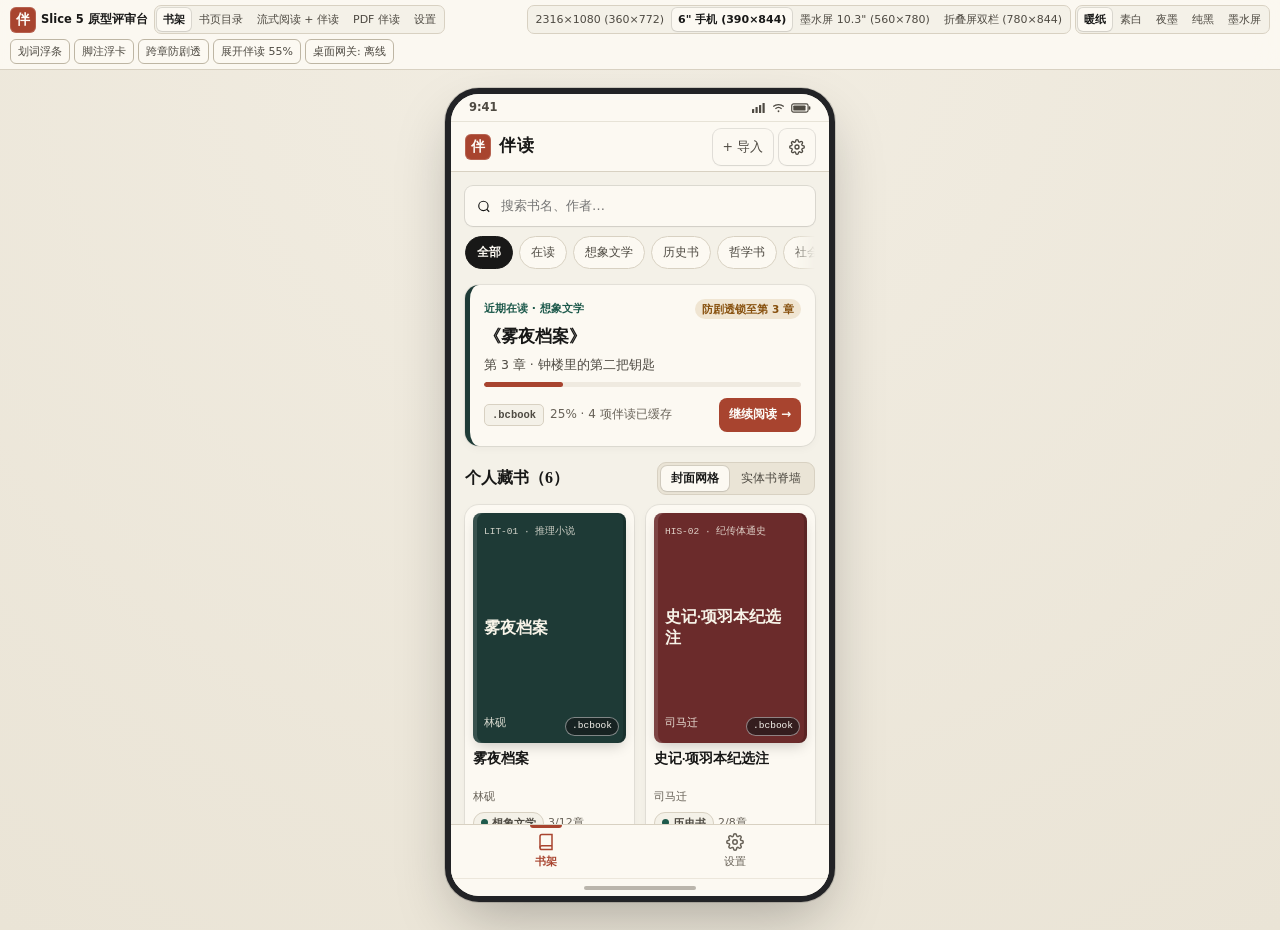
<file: design-demo/index.html>
<!doctype html>
<html lang="zh-CN" data-theme="warm">
<head>
  <meta charset="utf-8">
  <meta name="viewport" content="width=device-width, initial-scale=1">
  <meta name="color-scheme" content="light dark">
  <title>伴读 Android 原型</title>
  <link rel="icon" href="data:image/svg+xml,%3Csvg xmlns='http://www.w3.org/2000/svg' viewBox='0 0 32 32'%3E%3Crect width='32' height='32' rx='7' fill='%23A8442F'/%3E%3Ctext x='16' y='22' text-anchor='middle' font-family='serif' font-size='18' font-weight='bold' fill='%23FDFBF7'%3E%E4%BC%B4%3C/text%3E%3C/svg%3E">
  <link rel="stylesheet" href="tokens-mobile.css">
</head>
<body>
  <div class="stage-shell">
    <!-- 顶部外层演示控制条（书案控制台） -->
    <header class="stage-toolbar" aria-label="原型演示控制台">
      <div class="stage-group">
        <span class="stage-brand">
          <span class="brand-seal" aria-hidden="true">伴</span>
          <span>Slice 5 原型评审台</span>
        </span>
        <nav class="stage-seg" id="stage-page-nav" aria-label="页面直达">
          <button type="button" data-page="bookshelf" aria-pressed="true">书架</button>
          <button type="button" data-page="detail" aria-pressed="false">书页目录</button>
          <button type="button" data-page="reader" aria-pressed="false">流式阅读 + 伴读</button>
          <button type="button" data-page="pdf" aria-pressed="false">PDF 伴读</button>
          <button type="button" data-page="settings" aria-pressed="false">设置</button>
        </nav>
      </div>

      <div class="stage-group">
        <div class="stage-seg" id="stage-viewport-nav" aria-label="视口形态">
          <button type="button" data-vp="phone-360" aria-pressed="false">2316×1080 (360×772)</button>
          <button type="button" data-vp="phone" aria-pressed="true">6" 手机 (390×844)</button>
          <button type="button" data-vp="eink-pad" aria-pressed="false">墨水屏 10.3" (560×780)</button>
          <button type="button" data-vp="foldable" aria-pressed="false">折叠屏双栏 (780×844)</button>
        </div>

        <div class="stage-seg" id="stage-theme-nav" aria-label="主题切换">
          <button type="button" data-theme-pick="warm" aria-pressed="true">暖纸</button>
          <button type="button" data-theme-pick="paper" aria-pressed="false">素白</button>
          <button type="button" data-theme-pick="slate" aria-pressed="false">夜墨</button>
          <button type="button" data-theme-pick="amoled" aria-pressed="false">纯黑</button>
          <button type="button" data-theme-pick="eink" aria-pressed="false">墨水屏</button>
        </div>
      </div>

      <div class="stage-group" aria-label="交互剧本快触发">
        <button type="button" class="stage-btn" id="trig-selection">划词浮条</button>
        <button type="button" class="stage-btn" id="trig-footnote">脚注浮卡</button>
        <button type="button" class="stage-btn" id="trig-jump-ahead">跨章防剧透</button>
        <button type="button" class="stage-btn" id="trig-companion-half">展开伴读 55%</button>
        <button type="button" class="stage-btn" id="trig-gateway" aria-pressed="false">桌面网关: 离线</button>
      </div>
    </header>

    <!-- 居中的手机/墨水屏/折叠屏设备壳 -->
    <main class="stage-desk">
      <section class="device-frame" id="device-shell" data-viewport="phone" aria-label="Android 设备预览框">
        <div class="os-status-bar">
          <span class="tnum">9:41</span>
          <span class="os-status-icons" aria-hidden="true">
            <svg width="14" height="10" viewBox="0 0 14 10" fill="currentColor">
              <rect x="0" y="6" width="2.2" height="4" rx="0.6"/>
              <rect x="3.5" y="4" width="2.2" height="6" rx="0.6"/>
              <rect x="7" y="2" width="2.2" height="8" rx="0.6"/>
              <rect x="10.5" y="0" width="2.2" height="10" rx="0.6"/>
            </svg>
            <svg width="13" height="10" viewBox="0 0 16 12" fill="none" stroke="currentColor" stroke-width="1.6">
              <path d="M1.5 4.2C5.2 1 10.8 1 14.5 4.2"/>
              <path d="M4.2 7C6.4 5 9.6 5 11.8 7"/>
              <circle cx="8" cy="10" r="1.1" fill="currentColor" stroke="none"/>
            </svg>
            <svg width="20" height="10" viewBox="0 0 22 11" fill="none">
              <rect x="0.8" y="1" width="18" height="9" rx="2" stroke="currentColor" stroke-width="1.3"/>
              <rect x="2.5" y="2.7" width="13.5" height="5.6" rx="1" fill="currentColor"/>
              <rect x="19.5" y="3.5" width="1.8" height="4" rx="0.8" fill="currentColor"/>
            </svg>
          </span>
        </div>

        <div class="app-viewport" id="app-viewport"></div>

        <div class="os-gesture-bar" aria-hidden="true">
          <span class="os-gesture-pill"></span>
        </div>
      </section>
    </main>
  </div>

  <!-- 原生 <dialog> 1：解锁全书防剧透确认 -->
  <dialog class="app-dialog" id="dlg-spoiler-unlock" closedby="any" aria-labelledby="dlg-spoiler-title">
    <div class="dlg-head">
      <h1 id="dlg-spoiler-title">确认解锁全书视角？</h1>
      <button type="button" class="wb-btn" data-close-dialog="dlg-spoiler-unlock">取消</button>
    </div>
    <div class="dlg-body">
      <p style="margin:0">解锁全书视角将纳入第 4–12 章内容，伴读图谱与问答可能包含后续人物反转与结局剧透，是否确认？</p>
      <p style="margin:0;font-size:12px" class="muted">当前防剧透水位线：第 3 章（《钟楼里的第二把钥匙》）</p>
    </div>
    <form method="dialog" class="dlg-actions">
      <button type="submit" value="cancel" class="btn btn-ghost btn-sm" autofocus>保持锁至第 3 章</button>
      <button type="submit" value="unlock" class="btn btn-primary btn-sm">确认解锁全书</button>
    </form>
  </dialog>

  <!-- 原生 <dialog> 2：向前跳章防剧透确认 -->
  <dialog class="app-dialog" id="dlg-jump-ahead" closedby="any" aria-labelledby="dlg-jump-title">
    <div class="dlg-head">
      <h1 id="dlg-jump-title">跳至超前章节</h1>
      <button type="button" class="wb-btn" data-close-dialog="dlg-jump-ahead">关闭</button>
    </div>
    <div class="dlg-body">
      <p style="margin:0" id="dlg-jump-desc">即将打开超出当前阅读水位的章节，请选择如何处理防剧透水位线：</p>
    </div>
    <form method="dialog" class="dlg-actions">
      <button type="submit" value="preview" class="btn btn-primary btn-sm" autofocus>仅预览本章（防剧透仍锁在第 3 章）</button>
      <button type="submit" value="advance" class="btn btn-ghost btn-sm" id="btn-jump-advance">推进阅读进度至该章</button>
    </form>
  </dialog>

  <!-- 原生 <dialog> 3：6+1 阅读视角覆盖选择 -->
  <dialog class="app-dialog" id="dlg-perspective" closedby="any" aria-labelledby="dlg-persp-title">
    <div class="dlg-head">
      <h1 id="dlg-persp-title">切换伴读阅读视角（6+1）</h1>
      <button type="button" class="wb-btn" data-close-dialog="dlg-perspective">关闭</button>
    </div>
    <div class="dlg-body" id="dlg-persp-list"></div>
  </dialog>

  <!-- 原生 <dialog> 4：本地图书导入 -->
  <dialog class="app-dialog" id="dlg-import" closedby="any" aria-labelledby="dlg-import-title">
    <div class="dlg-head">
      <h1 id="dlg-import-title">导入本地图书</h1>
      <button type="button" class="wb-btn" data-close-dialog="dlg-import">关闭</button>
    </div>
    <div class="dlg-body">
      <p style="margin:0">支持从 Android 存储访问框架（SAF）导入以下离线格式：</p>
      <div style="display:flex;flex-wrap:wrap;gap:6px">
        <span class="fmt-badge">.bcbook 伴读包</span>
        <span class="fmt-badge">EPUB</span>
        <span class="fmt-badge">PDF（扫描/文字）</span>
        <span class="fmt-badge">TXT</span>
        <span class="fmt-badge">Markdown</span>
      </div>
      <label class="dlg-field">
        <span>模拟选取本地文件</span>
        <input type="text" id="import-book-title" value="《时间秩序：物理与认知》">
      </label>
      <label class="dlg-field">
        <span>格式类型</span>
        <select id="import-book-fmt">
          <option value=".bcbook|.science">.bcbook（含预生成图谱）</option>
          <option value="EPUB|.philosophy">EPUB（自动切分章节与脚注）</option>
          <option value="扫描 PDF|.science">扫描版 PDF（支持 VLM 框选）</option>
        </select>
      </label>
    </div>
    <form method="dialog" class="dlg-actions">
      <button type="submit" value="cancel" class="btn btn-ghost btn-sm">取消</button>
      <button type="submit" value="confirm" class="btn btn-primary btn-sm" autofocus>模拟导入到书架</button>
    </form>
  </dialog>

  <!-- 原生 <dialog> 5：BYOK 添加 / 编辑模型（含服务商、Base URL、查询模型与思考等级） -->
  <dialog class="app-dialog dlg-byok-dialog" id="dlg-byok" closedby="any" aria-labelledby="dlg-byok-title">
    <div class="dlg-head">
      <h1 id="dlg-byok-title">添加 BYOK 模型</h1>
      <button type="button" class="wb-btn" data-close-dialog="dlg-byok">关闭</button>
    </div>
    <form method="dialog" id="form-byok">
      <div class="dlg-body">
        <div class="dlg-field">
          <span>服务商预设</span>
          <div class="byok-prov-groups" id="byok-provider-groups"></div>
        </div>

        <div class="dlg-field">
          <span>API 协议</span>
          <div class="byok-seg-row" id="byok-protocol-seg" role="group" aria-label="API 协议">
            <button type="button" data-byok-proto="openai_compat" aria-pressed="true">OpenAI 兼容</button>
            <button type="button" data-byok-proto="gemini" aria-pressed="false">Gemini</button>
            <button type="button" data-byok-proto="anthropic" aria-pressed="false">Anthropic</button>
            <button type="button" data-byok-proto="ollama" aria-pressed="false">Ollama</button>
          </div>
        </div>

        <label class="dlg-field">
          <span>Base URL</span>
          <input type="url" class="mono" id="byok-base-url" required placeholder="https://api.openai.com/v1">
          <div class="byok-hint mono" id="byok-endpoint-hint">模型查询：GET https://api.deepseek.com/v1/models</div>
        </label>

        <div class="dlg-field">
          <span>API Key（Tink + Android Keystore 硬件加密）</span>
          <div class="byok-input-row">
            <input type="password" class="mono" id="byok-key" required placeholder="sk-...">
            <button type="button" class="wb-btn" id="btn-byok-toggle-key" aria-pressed="false">显示</button>
          </div>
        </div>

        <div class="dlg-field">
          <span>模型 ID（支持手填或拉取可用模型）</span>
          <div class="byok-input-row">
            <input type="text" class="mono" id="byok-model-id" required placeholder="输入或筛选 model_id">
            <button type="button" class="btn btn-surface btn-sm" id="btn-byok-fetch-models">查询可用模型</button>
          </div>
          <div class="byok-fetch-status" id="byok-fetch-status" hidden></div>
          <div class="byok-candidates" id="byok-model-candidates" role="listbox" aria-label="可用模型列表" hidden></div>
        </div>

        <div class="dlg-field">
          <span>思考等级（Thinking / Reasoning Level）</span>
          <div class="byok-seg-row byok-think-seg" id="byok-thinking-seg" role="group" aria-label="思考等级">
            <button type="button" data-byok-think="off" aria-pressed="false">关</button>
            <button type="button" data-byok-think="low" aria-pressed="false">低</button>
            <button type="button" data-byok-think="medium" aria-pressed="true">中</button>
            <button type="button" data-byok-think="high" aria-pressed="false">高</button>
            <button type="button" data-byok-think="max" aria-pressed="false">极高</button>
          </div>
          <div class="byok-hint mono" id="byok-thinking-hint">OpenAI / OpenCode 映射 → reasoning_effort</div>
        </div>

        <label class="dlg-field">
          <span>显示名称</span>
          <input type="text" id="byok-name" required value="DeepSeek Reasoner">
        </label>

        <label class="byok-check-row">
          <input type="checkbox" id="byok-vision"> 支持视觉图片理解（Vision / PDF 框选）
        </label>
      </div>
      <div class="dlg-actions dlg-actions-split">
        <button type="button" class="btn-danger-soft" id="btn-byok-remove" hidden>移除此模型</button>
        <div class="dlg-actions-right">
          <button type="submit" value="cancel" formnovalidate class="btn btn-ghost btn-sm">取消</button>
          <button type="submit" value="save" class="btn btn-primary btn-sm">加密保存</button>
        </div>
      </div>
    </form>
  </dialog>

  <!-- 原生 <dialog> 6：桌面网关扫码配对 (--mobile-bind) -->
  <dialog class="app-dialog" id="dlg-qr-bind" closedby="any" aria-labelledby="dlg-qr-title">
    <div class="dlg-head">
      <h1 id="dlg-qr-title">扫码配对桌面网关</h1>
      <button type="button" class="wb-btn" data-close-dialog="dlg-qr-bind">关闭</button>
    </div>
    <div class="dlg-body" style="align-items:center;text-align:center">
      <svg width="148" height="148" viewBox="0 0 148 148" aria-label="配对二维码示意">
        <rect x="2" y="2" width="144" height="144" rx="8" fill="#FFFFFF" stroke="#BEB6A4"/>
        <g fill="#181817">
          <rect x="14" y="14" width="36" height="36" rx="3"/><rect x="20" y="20" width="24" height="24" fill="#FFFFFF"/><rect x="26" y="26" width="12" height="12"/>
          <rect x="98" y="14" width="36" height="36" rx="3"/><rect x="104" y="20" width="24" height="24" fill="#FFFFFF"/><rect x="110" y="26" width="12" height="12"/>
          <rect x="14" y="98" width="36" height="36" rx="3"/><rect x="20" y="104" width="24" height="24" fill="#FFFFFF"/><rect x="26" y="110" width="12" height="12"/>
          <rect x="60" y="18" width="8" height="8"/><rect x="74" y="18" width="8" height="8"/><rect x="60" y="34" width="16" height="8"/><rect x="82" y="34" width="8" height="8"/>
          <rect x="18" y="60" width="12" height="8"/><rect x="38" y="60" width="8" height="16"/><rect x="58" y="58" width="28" height="28" rx="4" fill="#A8442F"/>
          <rect x="66" y="66" width="12" height="12" fill="#FFFFFF"/>
          <rect x="96" y="60" width="10" height="8"/><rect x="116" y="60" width="14" height="8"/><rect x="98" y="76" width="8" height="14"/><rect x="116" y="78" width="14" height="12"/>
          <rect x="60" y="98" width="14" height="8"/><rect x="82" y="98" width="8" height="18"/><rect x="98" y="104" width="20" height="8"/><rect x="60" y="118" width="18" height="14"/><rect x="104" y="120" width="26" height="12"/>
        </g>
      </svg>
      <div class="mono" style="font-size:11.5px">banread://bind?host=192.168.1.18:8765&amp;token=br_92af</div>
      <p style="margin:0;font-size:12px">在桌面端执行 <code class="mono">banread-server --mobile-bind</code> 后扫描即可建立 mTLS / Bearer 局域网通道。</p>
    </div>
    <form method="dialog" class="dlg-actions">
      <button type="submit" value="cancel" class="btn btn-ghost btn-sm">暂不配对</button>
      <button type="submit" value="connect" class="btn btn-primary btn-sm" autofocus>模拟扫码并连接</button>
    </form>
  </dialog>

  <!-- 原生 <dialog> 7：双机互联发送端（传书与伴读资料分享） -->
  <dialog class="app-dialog dlg-p2p-dialog" id="dlg-p2p-send" closedby="any" aria-labelledby="dlg-p2p-send-title">
    <div class="dlg-head">
      <h1 id="dlg-p2p-send-title">传书与伴读资料分享</h1>
      <button type="button" class="wb-btn" data-close-dialog="dlg-p2p-send">关闭</button>
    </div>
    <div class="dlg-body" id="dlg-p2p-send-body"></div>
    <form method="dialog" class="dlg-actions">
      <button type="submit" value="close" class="btn btn-ghost btn-sm">关闭</button>
    </form>
  </dialog>

  <!-- 原生 <dialog> 8：双机互联接收端（扫码 / 解析链接 + SHA-256 比对导入） -->
  <dialog class="app-dialog dlg-p2p-dialog" id="dlg-p2p-scan" closedby="any" aria-labelledby="dlg-p2p-scan-title">
    <div class="dlg-head">
      <h1 id="dlg-p2p-scan-title">扫码或解析连接接收</h1>
      <button type="button" class="wb-btn" data-close-dialog="dlg-p2p-scan">关闭</button>
    </div>
    <div class="dlg-body" id="dlg-p2p-scan-body"></div>
    <form method="dialog" class="dlg-actions">
      <button type="submit" value="close" class="btn btn-ghost btn-sm">关闭</button>
    </form>
  </dialog>

  <script src="sample-data.js"></script>
  <script src="diagram_renderer.js"></script>
  <script src="app.js"></script>
</body>
</html>
</file>
<file: design-demo/tokens-mobile.css>
/* 伴读 Android 原型 · 共享视觉令牌、5套阅读主题、演示工作台与蓝图画布样式 */

@property --fade-start {
  syntax: "<length>";
  inherits: false;
  initial-value: 0px;
}

@property --fade-end {
  syntax: "<length>";
  inherits: false;
  initial-value: 0px;
}

:root {
  color-scheme: light;

  /* 暖纸默认（SEPIA_WARM 对齐 ReaderModels.kt + book-corpus tokens.css） */
  --paper: #F4F1E8;
  --paper-reading: #F4ECD8;
  --paper-deep: #EAE4D6;
  --paper-2: var(--paper-deep);
  --paper-3: #DDD6C5;
  --surface: #FCF9F2;
  --surface-subtle: #EFEAE0;
  --surface-hover: #F5F0E4;
  --note-bg: var(--surface);

  --ink: #181817;
  --ink-2: #4E4A42;
  --ink-3: #686258;
  --reader-ink: #3B2F23;
  --reader-link: #7C4A1D;
  --reader-sel: rgba(180, 120, 40, 0.24);

  --line: #D8D1C2;
  --line-strong: #BEB6A4;
  --rule: var(--line);
  --rule-strong: var(--line-strong);

  --cinnabar: #A8442F;
  --cinnabar-hover: #8E3725;
  --cinnabar-soft: oklch(0.51 0.14 31 / 0.10);
  --cinnabar-ring: oklch(0.51 0.14 31 / 0.28);

  --pine: #1E5A4C;
  --pine-soft: oklch(0.42 0.08 168 / 0.11);

  --amber: #87500E;
  --amber-soft: oklch(0.58 0.12 72 / 0.14);
  --ochre: var(--amber);
  --ochre-soft: var(--amber-soft);
  --indigo: #2C4056;

  --danger: #B42318;
  --danger-soft: oklch(0.48 0.18 27 / 0.11);

  --backdrop: oklch(0.15 0.01 80 / 0.36);

  --shadow-surface:
    0 0 0 1px oklch(0 0 0 / 0.065),
    0 1px 2px -1px oklch(0 0 0 / 0.05),
    0 3px 8px 0 oklch(0 0 0 / 0.035);
  --shadow-surface-hover:
    0 0 0 1px oklch(0 0 0 / 0.12),
    0 3px 6px -1px oklch(0 0 0 / 0.08),
    0 10px 22px -4px oklch(0 0 0 / 0.065);
  --shadow-control:
    0 0 0 1px oklch(0 0 0 / 0.10),
    0 1px 2px 0 oklch(0 0 0 / 0.05);
  --shadow-control-hover:
    0 0 0 1px oklch(0 0 0 / 0.18),
    0 2px 5px 0 oklch(0 0 0 / 0.08);
  --shadow-floating:
    0 0 0 1px oklch(0 0 0 / 0.09),
    0 10px 26px -4px oklch(0 0 0 / 0.15),
    0 20px 44px -10px oklch(0 0 0 / 0.10);
  --shadow-dialog:
    0 0 0 1px oklch(0 0 0 / 0.09),
    0 14px 36px -4px oklch(0 0 0 / 0.20),
    0 28px 56px -12px oklch(0 0 0 / 0.14);

  --img-outline: 1px solid oklch(0 0 0 / 0.1);

  --sp-1: 4px;
  --sp-2: 8px;
  --sp-3: 12px;
  --sp-4: 16px;
  --sp-5: 20px;
  --sp-6: 24px;
  --sp-8: 32px;

  --r-card: 14px;
  --r-inner: 8px;
  --r-control: 8px;
  --r-pill: 999px;
  --r-dialog: 16px;

  --reader-size: 17px;
  --reader-line-height: 1.84;
  --reader-pad-x: 20px;
  --reader-font: var(--serif);

  --desk-canvas: var(--paper-reading);
  --desk-side: var(--paper-deep);
  --desk-card: var(--surface);
  --desk-subtle: var(--surface-subtle);
  --desk-hover: var(--surface-hover);
  --desk-border: var(--line);
  --desk-border-strong: var(--line-strong);

  --serif: "Noto Serif CJK SC", "Songti SC", "Source Han Serif SC", Georgia, serif;
  --sans: "Noto Sans CJK SC", "PingFang SC", "Source Han Sans SC", system-ui, -apple-system, sans-serif;
  --mono: ui-monospace, "SFMono-Regular", Menlo, Consolas, monospace;
  --kai: "LXGW WenKai", "Kaiti SC", "STKaiti", "Noto Serif CJK SC", Georgia, serif;

  --ease-out: cubic-bezier(0.2, 0, 0, 1);

  accent-color: var(--cinnabar);
  scrollbar-color: var(--line-strong) transparent;
  interpolate-size: allow-keywords;
}

/* 素白 PAPER_LIGHT */
html[data-theme="paper"] {
  color-scheme: light;
  --paper: #F3F2EE;
  --paper-reading: #FBF9F5;
  --paper-deep: #E8E6E0;
  --paper-3: #DAD7CF;
  --surface: #FFFFFF;
  --surface-subtle: #F0EFEA;
  --surface-hover: #F5F4F0;
  --ink: #1E1E1E;
  --ink-2: #4A4D52;
  --ink-3: #666A70;
  --reader-ink: #1E1E1E;
  --reader-link: #1D4ED8;
  --reader-sel: rgba(37, 99, 235, 0.22);
  --line: #DCD9D0;
  --line-strong: #C2BEB2;
  --cinnabar: #A8442F;
  --cinnabar-hover: #8E3725;
  --pine: #1E5A4C;
  --amber: #87500E;
  --indigo: #2C4056;
}

/* 夜墨 SLATE_NIGHT */
html[data-theme="slate"] {
  color-scheme: dark;
  --paper: #131720;
  --paper-reading: #1A1F29;
  --paper-deep: #10141C;
  --paper-3: #283040;
  --surface: #232A37;
  --surface-subtle: #2B3343;
  --surface-hover: #323C4E;
  --ink: #D8DEE9;
  --ink-2: #B0B9C8;
  --ink-3: #8590A3;
  --reader-ink: #D8DEE9;
  --reader-link: #7DD3FC;
  --reader-sel: rgba(125, 211, 252, 0.24);
  --line: #313A4B;
  --line-strong: #465268;
  --cinnabar: #DF745D;
  --cinnabar-hover: #EB8872;
  --cinnabar-soft: oklch(0.67 0.14 31 / 0.18);
  --cinnabar-ring: oklch(0.67 0.14 31 / 0.36);
  --pine: #6CB8A6;
  --pine-soft: oklch(0.72 0.08 168 / 0.16);
  --amber: #E4A84E;
  --amber-soft: oklch(0.74 0.12 72 / 0.16);
  --indigo: #7EA5CE;
  --danger: #F07167;
  --danger-soft: oklch(0.68 0.16 27 / 0.18);
  --backdrop: oklch(0.05 0 0 / 0.65);
  --shadow-surface: 0 0 0 1px oklch(1 0 0 / 0.09);
  --shadow-surface-hover: 0 0 0 1px oklch(1 0 0 / 0.18);
  --shadow-control: 0 0 0 1px oklch(1 0 0 / 0.12);
  --shadow-control-hover: 0 0 0 1px oklch(1 0 0 / 0.24);
  --shadow-floating: 0 0 0 1px oklch(1 0 0 / 0.14), 0 16px 40px -8px oklch(0 0 0 / 0.65);
  --shadow-dialog: 0 0 0 1px oklch(1 0 0 / 0.14), 0 20px 50px -8px oklch(0 0 0 / 0.72);
  --img-outline: 1px solid oklch(1 0 0 / 0.12);
}

/* 纯黑 AMOLED_BLACK */
html[data-theme="amoled"] {
  color-scheme: dark;
  --paper: #000000;
  --paper-reading: #000000;
  --paper-deep: #07080A;
  --paper-3: #1A1D24;
  --surface: #0D0F12;
  --surface-subtle: #15181E;
  --surface-hover: #1C2028;
  --ink: #E5E7EB;
  --ink-2: #B3B9C4;
  --ink-3: #838A96;
  --reader-ink: #E5E7EB;
  --reader-link: #60A5FA;
  --reader-sel: rgba(96, 165, 250, 0.26);
  --line: #22262E;
  --line-strong: #353B47;
  --cinnabar: #DF745D;
  --cinnabar-hover: #EB8872;
  --cinnabar-soft: oklch(0.67 0.14 31 / 0.18);
  --cinnabar-ring: oklch(0.67 0.14 31 / 0.36);
  --pine: #6CB8A6;
  --pine-soft: oklch(0.72 0.08 168 / 0.16);
  --amber: #E4A84E;
  --amber-soft: oklch(0.74 0.12 72 / 0.16);
  --indigo: #7EA5CE;
  --danger: #F07167;
  --danger-soft: oklch(0.68 0.16 27 / 0.18);
  --backdrop: oklch(0 0 0 / 0.75);
  --shadow-surface: 0 0 0 1px #22262E;
  --shadow-surface-hover: 0 0 0 1px #3A4150;
  --shadow-control: 0 0 0 1px #2B303A;
  --shadow-control-hover: 0 0 0 1px #444C5C;
  --shadow-floating: 0 0 0 1px #353B47, 0 16px 40px -8px oklch(0 0 0 / 0.85);
  --shadow-dialog: 0 0 0 1px #353B47, 0 20px 50px -8px oklch(0 0 0 / 0.90);
  --img-outline: 1px solid #2A2F3A;
}

/* 墨水屏 EINK_HIGH_CONTRAST */
html[data-theme="eink"] {
  color-scheme: light;
  --paper: #FFFFFF;
  --paper-reading: #FFFFFF;
  --paper-deep: #FFFFFF;
  --paper-3: #EAEAEA;
  --surface: #FFFFFF;
  --surface-subtle: #F2F2F2;
  --surface-hover: #EAEAEA;
  --ink: #000000;
  --ink-2: #000000;
  --ink-3: #222222;
  --reader-ink: #000000;
  --reader-link: #000000;
  --reader-sel: rgba(0, 0, 0, 0.18);
  --line: #333333;
  --line-strong: #000000;
  --cinnabar: #000000;
  --cinnabar-hover: #222222;
  --cinnabar-soft: rgba(0, 0, 0, 0.08);
  --cinnabar-ring: rgba(0, 0, 0, 0.35);
  --pine: #000000;
  --pine-soft: rgba(0, 0, 0, 0.08);
  --amber: #111111;
  --amber-soft: rgba(0, 0, 0, 0.08);
  --indigo: #000000;
  --danger: #000000;
  --danger-soft: rgba(0, 0, 0, 0.10);
  --backdrop: rgba(0, 0, 0, 0.45);
  --shadow-surface: none;
  --shadow-surface-hover: none;
  --shadow-control: none;
  --shadow-control-hover: none;
  --shadow-floating: none;
  --shadow-dialog: none;
}

html[data-theme="eink"] *,
html[data-theme="eink"] *::before,
html[data-theme="eink"] *::after {
  transition-duration: 0ms !important;
  transition-delay: 0ms !important;
  animation: none !important;
  scroll-behavior: auto !important;
}

html[data-theme="eink"] body {
  font-weight: 500;
}

html[data-theme="eink"] .hero-reading-card,
html[data-theme="eink"] .book-grid-card,
html[data-theme="eink"] .book-hero-mobile,
html[data-theme="eink"] .cover-slot.is-image-wide,
html[data-theme="eink"] .btn-surface,
html[data-theme="eink"] .icon-btn,
html[data-theme="eink"] .marg-tool-btn,
html[data-theme="eink"] .bp-card,
html[data-theme="eink"] .ch-list,
html[data-theme="eink"] .settings-card,
html[data-theme="eink"] .comp-sheet,
html[data-theme="eink"] .fn-popover,
html[data-theme="eink"] .hud-panel,
html[data-theme="eink"] .bottom-nav,
html[data-theme="eink"] .mobile-topbar {
  box-shadow: none !important;
  border: 1px solid #000000 !important;
}

html[data-theme="eink"] .hl-span {
  background: rgba(0, 0, 0, 0.12) !important;
  border-bottom: 1.5px solid #000000;
}

/* ==========================================================================
   基础排版与重置
   ========================================================================== */
*, *::before, *::after { box-sizing: border-box; }
[hidden] { display: none !important; }

html {
  background: var(--paper-deep);
  -webkit-font-smoothing: antialiased;
  -moz-osx-font-smoothing: grayscale;
  text-rendering: optimizeLegibility;
}

body {
  margin: 0;
  min-height: 100dvh;
  background: var(--paper-deep);
  color: var(--ink);
  font-family: var(--sans);
  font-size: 14px;
  line-height: 1.55;
  overflow-x: hidden;
  touch-action: manipulation;
}

a { color: inherit; }
button, input, select, textarea { font: inherit; color: inherit; }
button { background: none; border: 0; padding: 0; cursor: pointer; touch-action: manipulation; }

h1, h2, h3, h4 { margin: 0; text-wrap: balance; }
p { text-wrap: pretty; }
.reader-body p { text-wrap: initial; }
.tnum { font-variant-numeric: tabular-nums; }
.mono { font-family: var(--mono); font-variant-numeric: tabular-nums; }
.muted { color: var(--ink-3); }

:focus-visible {
  outline: 2px solid var(--cinnabar);
  outline-offset: 2px;
}

/* ==========================================================================
   外层书案演示工作台 + 顶部紧凑控制条
   ========================================================================== */
.stage-shell {
  min-height: 100dvh;
  display: flex;
  flex-direction: column;
  background: radial-gradient(circle at 50% 0%, color-mix(in srgb, var(--surface) 45%, var(--paper-deep)), var(--paper-deep));
}

.stage-toolbar {
  position: sticky;
  top: 0;
  z-index: 40;
  min-height: 44px;
  padding: 5px 10px;
  background: color-mix(in srgb, var(--surface) 92%, transparent);
  backdrop-filter: blur(10px);
  border-bottom: 1px solid var(--line);
  display: flex;
  flex-wrap: wrap;
  align-items: center;
  justify-content: space-between;
  gap: 5px 8px;
}

.stage-group {
  display: flex;
  flex-wrap: wrap;
  align-items: center;
  gap: 4px;
}

.stage-brand {
  display: inline-flex;
  align-items: center;
  gap: 5px;
  font-size: 11.5px;
  font-weight: 700;
  color: var(--ink);
  padding-right: 2px;
}

.stage-seg {
  display: inline-flex;
  align-items: center;
  padding: 2px;
  border-radius: 7px;
  background: var(--paper);
  border: 1px solid var(--line);
  gap: 2px;
}

.stage-seg button {
  padding: 3px 6px;
  border-radius: 5px;
  font-size: 11px;
  font-weight: 500;
  color: var(--ink-2);
  white-space: nowrap;
  transition: background-color 130ms var(--ease-out), color 130ms var(--ease-out);
}
.stage-seg button:hover { color: var(--ink); background: var(--surface-subtle); }
.stage-seg button[aria-pressed="true"] {
  background: var(--surface);
  color: var(--ink);
  font-weight: 700;
  box-shadow: var(--shadow-control);
}

.stage-btn {
  padding: 3px 7px;
  border-radius: 6px;
  font-size: 11px;
  font-weight: 500;
  background: var(--surface);
  color: var(--ink-2);
  border: 1px solid var(--line-strong);
  white-space: nowrap;
  transition: background-color 130ms var(--ease-out), border-color 130ms var(--ease-out), color 130ms var(--ease-out);
}
.stage-btn:hover { color: var(--ink); border-color: var(--cinnabar); }
.stage-btn.is-online {
  background: var(--pine-soft);
  color: var(--pine);
  border-color: color-mix(in srgb, var(--pine) 45%, transparent);
  font-weight: 600;
}

.stage-desk {
  flex: 1 1 auto;
  display: flex;
  align-items: flex-start;
  justify-content: center;
  padding: 18px 14px 28px;
}

/* 设备壳：6"手机 / 10.3"墨水屏 / 折叠屏双栏 */
.device-frame {
  --dev-w: 390px;
  --dev-h: 844px;
  width: min(100%, var(--dev-w));
  height: var(--dev-h);
  max-height: calc(100dvh - 86px);
  min-height: 620px;
  border-radius: 34px;
  background: var(--paper);
  color: var(--ink);
  border: 6px solid #222326;
  box-shadow:
    0 0 0 1px oklch(0 0 0 / 0.14),
    0 24px 60px -12px oklch(0 0 0 / 0.28);
  display: flex;
  flex-direction: column;
  overflow: hidden;
  position: relative;
  transition: width 220ms var(--ease-out), height 220ms var(--ease-out), border-radius 220ms var(--ease-out);
}

.device-frame[data-viewport="phone-360"] {
  --dev-w: 360px;
  --dev-h: 772px;
  border-radius: 30px;
}

.device-frame[data-viewport="eink-pad"] {
  --dev-w: 560px;
  --dev-h: 780px;
  border-radius: 8px;
  border: 10px solid #E2E0D8;
  outline: 1px solid #333;
  box-shadow: none;
}

.device-frame[data-viewport="foldable"] {
  --dev-w: 780px;
  --dev-h: 844px;
  border-radius: 22px;
  border: 6px solid #202226;
}

html[data-theme="eink"] .device-frame {
  border-radius: 6px;
  border: 2px solid #111111;
  box-shadow: none;
}

/* 顶部手机状态栏 & 底部手势横条 */
.os-status-bar {
  height: 28px;
  padding: 0 18px;
  background: var(--surface);
  border-bottom: 1px solid color-mix(in srgb, var(--line) 55%, transparent);
  display: flex;
  align-items: center;
  justify-content: space-between;
  font-size: 11.5px;
  font-weight: 600;
  color: var(--ink-2);
  flex: none;
  user-select: none;
}

.os-status-icons {
  display: inline-flex;
  align-items: center;
  gap: 6px;
}

.os-gesture-bar {
  height: 18px;
  background: var(--surface);
  display: grid;
  place-items: center;
  flex: none;
  border-top: 1px solid color-mix(in srgb, var(--line) 45%, transparent);
}
.os-gesture-pill {
  width: 112px;
  height: 4px;
  border-radius: 999px;
  background: var(--ink-3);
  opacity: 0.45;
}

.app-viewport {
  flex: 1 1 auto;
  min-height: 0;
  position: relative;
  display: flex;
  flex-direction: column;
  overflow: hidden;
  background: var(--paper);
}

/* ==========================================================================
   品牌与公共按钮、胶囊
   ========================================================================== */
.brand-row {
  display: inline-flex;
  align-items: center;
  gap: 8px;
}
.brand-seal {
  width: 26px;
  height: 26px;
  border-radius: 6px;
  background: var(--cinnabar);
  color: #FDFBF7;
  font-family: var(--serif);
  font-size: 14px;
  font-weight: 800;
  display: grid;
  place-items: center;
  flex: none;
  box-shadow: inset 0 0 0 1px oklch(1 0 0 / 0.16);
}
html[data-theme="eink"] .brand-seal {
  background: #000000;
  color: #FFFFFF;
}
.brand-name {
  font-family: var(--serif);
  font-size: 17px;
  font-weight: 800;
  letter-spacing: 0.08em;
  color: var(--ink);
  white-space: nowrap;
}

.mobile-topbar {
  height: 50px;
  padding: 0 14px;
  background: var(--surface);
  border-bottom: 1px solid var(--line);
  display: flex;
  align-items: center;
  justify-content: space-between;
  gap: 8px;
  flex: none;
  min-width: 0;
  max-width: 100%;
}
.device-frame[data-viewport="phone-360"] .mobile-topbar {
  padding: 0 10px;
  gap: 6px;
}

.icon-btn {
  position: relative;
  display: inline-flex;
  align-items: center;
  justify-content: center;
  gap: 5px;
  min-height: 36px;
  min-width: 36px;
  padding: 0 10px;
  border-radius: var(--r-control);
  background: var(--surface);
  color: var(--ink-2);
  font-size: 12.5px;
  font-weight: 500;
  box-shadow: var(--shadow-control);
  white-space: nowrap;
}
.icon-btn::after {
  content: "";
  position: absolute;
  inset: -4px;
}
.icon-btn:hover { background: var(--surface-hover); color: var(--ink); }
.icon-btn[aria-pressed="true"] {
  background: var(--pine-soft);
  color: var(--pine);
  font-weight: 600;
}

.btn {
  position: relative;
  display: inline-flex;
  align-items: center;
  justify-content: center;
  gap: 6px;
  min-height: 40px;
  padding: 7px 14px;
  border-radius: var(--r-control);
  font-size: 13px;
  font-weight: 600;
  text-decoration: none;
  white-space: nowrap;
}
.btn::after {
  content: "";
  position: absolute;
  inset: -2px;
}
.btn-sm {
  min-height: 34px;
  padding: 5px 10px;
  font-size: 12px;
}
.btn-sm::after { inset: -4px; }
.btn-primary {
  background: var(--cinnabar);
  color: #FDFBF7;
}
.btn-primary:hover { background: var(--cinnabar-hover); }
.btn-pine {
  background: var(--pine);
  color: #F7F5EE;
}
.btn-surface {
  background: var(--surface);
  color: var(--ink);
  box-shadow: var(--shadow-control);
}
.btn-ghost {
  background: transparent;
  color: var(--ink-2);
  border: 1px solid var(--line-strong);
}

.app-scroll {
  flex: 1 1 auto;
  min-width: 0;
  max-width: 100%;
  overflow-x: hidden;
  overflow-y: auto;
  overscroll-behavior: contain;
  padding: 14px 14px 20px;
  scrollbar-width: thin;
  scrollbar-color: color-mix(in srgb, var(--ink-3) 35%, transparent) transparent;
}
.device-frame[data-viewport="phone-360"] .app-scroll {
  padding: 10px 10px 16px;
}
.device-frame[data-viewport="phone-360"] .hero-reading-card {
  padding: 11px;
  margin-bottom: 12px;
}
.device-frame[data-viewport="phone-360"] .book-grid-card {
  padding: 7px;
  gap: 6px;
}
.app-scroll::-webkit-scrollbar,
.reader-scroll-area::-webkit-scrollbar,
.comp-body::-webkit-scrollbar {
  width: 4px;
  height: 4px;
}
.app-scroll::-webkit-scrollbar-thumb,
.reader-scroll-area::-webkit-scrollbar-thumb,
.comp-body::-webkit-scrollbar-thumb {
  border-radius: 999px;
  background: color-mix(in srgb, var(--ink-3) 35%, transparent);
}
.app-scroll::-webkit-scrollbar-track,
.reader-scroll-area::-webkit-scrollbar-track,
.comp-body::-webkit-scrollbar-track {
  background: transparent;
}
.app-scroll::-webkit-scrollbar-button,
.reader-scroll-area::-webkit-scrollbar-button,
.comp-body::-webkit-scrollbar-button {
  display: none;
}

/* 底部极简 2 项导航 */
.bottom-nav {
  height: 54px;
  background: var(--surface);
  border-top: 1px solid var(--line);
  display: grid;
  grid-template-columns: 1fr 1fr;
  flex: none;
}
.bottom-nav-btn {
  display: flex;
  flex-direction: column;
  align-items: center;
  justify-content: center;
  gap: 2px;
  font-size: 11px;
  font-weight: 500;
  color: var(--ink-3);
  position: relative;
}
.bottom-nav-btn[aria-current="page"] {
  color: var(--cinnabar);
  font-weight: 700;
}
.bottom-nav-btn[aria-current="page"]::before {
  content: "";
  position: absolute;
  top: 0;
  width: 32px;
  height: 2.5px;
  border-radius: 0 0 3px 3px;
  background: var(--cinnabar);
}

/* ==========================================================================
   页面 1：书架（近期在读 + 搜索筛选 + 封面网格/实体书脊墙）
   ========================================================================== */
.shelf-search-row {
  display: flex;
  align-items: center;
  gap: 8px;
  margin-bottom: 10px;
}
.search-box {
  flex: 1 1 auto;
  display: flex;
  align-items: center;
  gap: 8px;
  height: 40px;
  padding: 0 12px;
  border-radius: var(--r-control);
  background: var(--surface);
  box-shadow: var(--shadow-control);
}
.search-box input {
  border: 0;
  background: transparent;
  width: 100%;
  font-size: 13px;
}
.search-box input:focus-visible { outline: none; }

.filter-pills {
  display: flex;
  align-items: center;
  gap: 6px;
  overflow-x: auto;
  scrollbar-width: none;
  padding: 0 22px 4px 0;
  margin-bottom: 12px;
  -webkit-mask-image: linear-gradient(to right, #000 calc(100% - 22px), transparent);
  mask-image: linear-gradient(to right, #000 calc(100% - 22px), transparent);
}
.filter-pills::-webkit-scrollbar { display: none; }
.filter-pill {
  position: relative;
  flex: none;
  padding: 6px 11px;
  border-radius: var(--r-pill);
  background: var(--surface);
  border: 1px solid var(--line);
  font-size: 12px;
  font-weight: 500;
  color: var(--ink-2);
}
.filter-pill::after { content: ""; position: absolute; inset: -4px 0; }
.filter-pill[aria-pressed="true"] {
  background: var(--ink);
  color: var(--surface);
  border-color: var(--ink);
  font-weight: 600;
}

.hero-reading-card {
  padding: 14px;
  border-radius: var(--r-card);
  background: var(--surface);
  box-shadow: var(--shadow-surface);
  display: flex;
  gap: 12px;
  margin-bottom: 16px;
  border-left: 5px solid var(--hero-cloth, #1E3A36);
}
.hero-reading-body {
  flex: 1 1 auto;
  min-width: 0;
  display: flex;
  flex-direction: column;
  gap: 5px;
}
.hero-eyebrow {
  display: flex;
  align-items: center;
  justify-content: space-between;
  gap: 6px;
  font-size: 11px;
  font-weight: 700;
  color: var(--pine);
}
.spoiler-chip {
  display: inline-flex;
  align-items: center;
  gap: 4px;
  padding: 2px 7px;
  border-radius: var(--r-pill);
  background: var(--amber-soft);
  color: var(--amber);
  font-size: 10.5px;
  font-weight: 600;
}
.hero-book-title {
  font-family: var(--serif);
  font-size: 17px;
  font-weight: 800;
  color: var(--ink);
}
.hero-ch-sub {
  font-size: 12.5px;
  color: var(--ink-2);
  white-space: nowrap;
  overflow: hidden;
  text-overflow: ellipsis;
}
.progress-track {
  height: 5px;
  border-radius: 999px;
  background: var(--surface-subtle);
  overflow: hidden;
  margin: 2px 0;
}
.progress-fill {
  height: 100%;
  background: var(--cinnabar);
  border-radius: 999px;
}
.hero-foot {
  display: flex;
  align-items: center;
  justify-content: space-between;
  gap: 8px;
  margin-top: 4px;
}
.fmt-badge {
  font-family: var(--mono);
  font-size: 10.5px;
  font-weight: 600;
  padding: 2px 7px;
  border-radius: 5px;
  background: var(--paper);
  border: 1px solid var(--line);
  color: var(--ink-2);
}

.shelf-head-row {
  display: flex;
  align-items: center;
  justify-content: space-between;
  gap: 8px;
  margin-bottom: 10px;
}
.shelf-head-row h2 {
  font-family: var(--serif);
  font-size: 16px;
  font-weight: 700;
}
.view-toggle {
  display: inline-flex;
  padding: 3px;
  border-radius: 9px;
  background: var(--paper-deep);
  border: 1px solid var(--line);
  gap: 2px;
}
.view-toggle button {
  padding: 4px 10px;
  border-radius: 6px;
  font-size: 11.5px;
  font-weight: 500;
  color: var(--ink-2);
}
.view-toggle button[aria-pressed="true"] {
  background: var(--surface);
  color: var(--ink);
  font-weight: 700;
  box-shadow: var(--shadow-control);
}

/* 双列封面网格 */
.cover-grid {
  display: grid;
  grid-template-columns: repeat(2, minmax(0, 1fr));
  gap: 12px;
}
.device-frame[data-viewport="phone-360"] .cover-grid {
  gap: 9px;
}
.device-frame[data-viewport="eink-pad"] .cover-grid,
.device-frame[data-viewport="foldable"] .cover-grid {
  grid-template-columns: repeat(3, minmax(0, 1fr));
}

.book-grid-card {
  display: flex;
  flex-direction: column;
  gap: 7px;
  padding: 8px;
  border-radius: var(--r-card);
  background: var(--surface);
  box-shadow: var(--shadow-surface);
  text-align: left;
  min-width: 0;
}
.book-grid-card:hover { background: var(--surface-hover); }

.cover-slot {
  width: 100%;
  aspect-ratio: 2 / 3;
  border-radius: var(--r-inner);
  position: relative;
  overflow: hidden;
  box-shadow:
    inset 4px 0 0 oklch(1 0 0 / 0.12),
    inset -3px 0 0 oklch(0 0 0 / 0.16),
    0 6px 14px -4px oklch(0 0 0 / 0.22);
}
.cover-slot.is-cloth {
  background: var(--cloth, #1E3A36);
  color: #F7F3E8;
  padding: 12px 11px;
  display: flex;
  flex-direction: column;
  justify-content: space-between;
}
.cover-slot.is-image-portrait {
  background: var(--paper-deep);
}
.cover-slot.is-image-wide {
  background: var(--paper-deep);
  padding: 8px;
  display: flex;
  align-items: center;
  justify-content: center;
  border: 1px solid var(--line);
  box-shadow:
    inset 0 1px 0 oklch(1 0 0 / 0.4),
    0 4px 10px -4px oklch(0 0 0 / 0.14);
}
.cover-wide-frame {
  width: 100%;
  height: 100%;
  display: flex;
  align-items: center;
  justify-content: center;
  min-width: 0;
  min-height: 0;
}
.cover-img {
  display: block;
  width: 100%;
  height: 100%;
}
.cover-img.is-portrait {
  object-fit: cover;
}
.cover-img.is-wide {
  object-fit: contain;
  border-radius: 3px;
  filter: drop-shadow(0 3px 8px rgba(0, 0, 0, 0.18));
}
.cover-spine-sheen {
  position: absolute;
  inset: 0 auto 0 0;
  width: 9px;
  background: linear-gradient(90deg, rgba(255, 255, 255, 0.28), rgba(0, 0, 0, 0.12) 48%, transparent);
  pointer-events: none;
}
.cover-slot .cv-kicker {
  font-family: var(--mono);
  font-size: 9.5px;
  opacity: 0.82;
  white-space: nowrap;
  overflow: hidden;
  text-overflow: ellipsis;
}
.cover-slot .cv-title { font-family: var(--serif); font-size: 16px; font-weight: 800; line-height: 1.32; }
.cover-slot .cv-author { font-size: 11px; opacity: 0.88; padding-right: 48px; }
.cover-slot .cv-stamp {
  position: absolute;
  right: 7px;
  bottom: 7px;
  font-family: var(--mono);
  font-size: 9.5px;
  padding: 1px 6px;
  border-radius: var(--r-pill);
  border: 1px solid rgba(255, 255, 255, 0.45);
  background: rgba(20, 22, 24, 0.62);
  color: #F7F5EE;
  backdrop-filter: blur(4px);
}
.cover-slot.is-image-wide .cv-wide-tag {
  position: absolute;
  left: 7px;
  top: 7px;
  font-size: 9.5px;
  font-weight: 600;
  padding: 1px 6px;
  border-radius: var(--r-pill);
  background: color-mix(in srgb, var(--surface) 88%, transparent);
  border: 1px solid var(--line-strong);
  color: var(--ink-2);
}

.book-card-info {
  display: flex;
  flex-direction: column;
  gap: 2px;
  min-width: 0;
}
.book-card-title {
  font-family: var(--serif);
  font-size: 13.5px;
  font-weight: 700;
  line-height: 1.32;
  color: var(--ink);
  display: -webkit-box;
  -webkit-line-clamp: 2;
  -webkit-box-orient: vertical;
  overflow: hidden;
  min-height: 2.64em;
}
.book-card-author {
  font-size: 11px;
  color: var(--ink-3);
  white-space: nowrap;
  overflow: hidden;
  text-overflow: ellipsis;
}

.book-card-meta {
  display: flex;
  align-items: center;
  justify-content: space-between;
  gap: 4px;
  font-size: 11px;
  color: var(--ink-3);
  margin-top: auto;
}
.persp-pill {
  display: inline-flex;
  align-items: center;
  gap: 4px;
  padding: 2px 7px;
  border-radius: var(--r-pill);
  background: var(--paper);
  border: 1px solid var(--line);
  font-size: 10.5px;
  font-weight: 600;
  color: var(--ink-2);
}
.cache-dot {
  width: 7px;
  height: 7px;
  border-radius: 50%;
  background: var(--pine);
  display: inline-block;
  flex: none;
}

/* 实体书脊墙 */
.shelf-wrap {
  padding: 14px 12px 12px;
  border-radius: var(--r-card);
  background: var(--surface);
  box-shadow: var(--shadow-surface);
}
.shelf {
  display: flex;
  align-items: flex-end;
  gap: 10px;
  min-height: 208px;
  padding: 12px 6px 0;
  overflow-x: auto;
  border-bottom: 8px solid var(--paper-deep);
}
.spine {
  position: relative;
  flex: 0 0 auto;
  height: var(--h, 186px);
  width: var(--w, 48px);
  border-radius: 5px 5px 2px 2px;
  background: var(--cloth, #1E3A36);
  color: #F7F3E8;
  padding: 12px 6px 10px;
  display: flex;
  flex-direction: column;
  align-items: center;
  justify-content: space-between;
  box-shadow:
    inset 3px 0 0 oklch(1 0 0 / 0.12),
    inset -3px 0 0 oklch(0 0 0 / 0.16),
    0 2px 5px oklch(0 0 0 / 0.16);
}
.spine.is-selected {
  transform: translateY(-10px);
  box-shadow:
    inset 3px 0 0 oklch(1 0 0 / 0.16),
    inset -3px 0 0 oklch(0 0 0 / 0.16),
    0 10px 18px oklch(0 0 0 / 0.24),
    0 0 0 2px var(--cinnabar);
}
.spine .n { font-family: var(--mono); font-size: 9.5px; opacity: 0.78; }
.spine .t {
  writing-mode: vertical-rl;
  font-family: var(--serif);
  font-size: 13px;
  font-weight: 700;
  letter-spacing: 0.08em;
  max-height: 112px;
  overflow: hidden;
  text-align: center;
}
.spine .a { font-size: 9.5px; opacity: 0.82; max-width: 100%; overflow: hidden; text-overflow: ellipsis; white-space: nowrap; }
.spine .edge {
  position: absolute;
  right: 4px;
  top: 10px;
  display: flex;
  flex-direction: column;
  gap: 2px;
}
.spine .edge i { display: block; width: 3px; height: 6px; border: 1px solid rgba(255, 255, 255, 0.35); }
.spine .edge i.on { background: rgba(255, 255, 255, 0.9); border-color: rgba(255, 255, 255, 0.9); }

.shelf-inspector {
  margin-top: 12px;
  padding: 10px 12px;
  border-radius: var(--r-inner);
  background: var(--paper);
  border: 1px solid var(--line);
  display: flex;
  flex-direction: column;
  gap: 8px;
}
.shelf-inspector-top {
  display: flex;
  align-items: baseline;
  justify-content: space-between;
  gap: 8px;
}
.shelf-inspector strong { font-family: var(--serif); font-size: 15px; }
.shelf-inspector-acts { display: flex; gap: 8px; flex-wrap: wrap; }

/* ==========================================================================
   页面 2：书籍详情与目录
   ========================================================================== */
.book-hero-mobile {
  display: grid;
  grid-template-columns: 108px minmax(0, 1fr);
  gap: 14px;
  padding: 14px;
  border-radius: var(--r-card);
  background: var(--surface);
  box-shadow: var(--shadow-surface);
  margin-bottom: 14px;
}
.book-hero-mobile .cover-slot {
  width: 108px;
  aspect-ratio: 2 / 3;
}
.book-hero-mobile .cover-slot.is-cloth {
  padding: 10px 9px;
}
.book-hero-mobile .cover-slot .cv-title { font-size: 13.5px; }
.device-frame[data-viewport="phone-360"] .book-hero-mobile {
  grid-template-columns: 96px minmax(0, 1fr);
  gap: 10px;
  padding: 11px;
}
.device-frame[data-viewport="phone-360"] .book-hero-mobile .cover-slot {
  width: 96px;
  aspect-ratio: 2 / 3;
}
.device-frame[data-viewport="phone-360"] .book-hero-copy h1 {
  font-size: 17px;
}
.device-frame[data-viewport="phone-360"] .book-hero-actions .btn-sm {
  padding: 6px 9px;
  font-size: 11.5px;
}
.book-hero-copy { min-width: 0; display: flex; flex-direction: column; gap: 6px; }
.book-hero-copy h1 { font-family: var(--serif); font-size: 19px; font-weight: 800; line-height: 1.25; }
.book-hero-sub { font-size: 12px; color: var(--ink-2); }
.book-stats-3 {
  display: grid;
  grid-template-columns: repeat(3, 1fr);
  gap: 6px;
  padding: 8px 0;
  border-top: 1px solid var(--line);
  border-bottom: 1px solid var(--line);
  font-size: 11px;
  color: var(--ink-3);
}
.book-stats-3 b {
  display: block;
  font-family: var(--serif);
  font-size: 14px;
  font-weight: 800;
  color: var(--ink);
}
.book-hero-actions {
  display: flex;
  flex-wrap: wrap;
  gap: 8px;
  margin-top: 2px;
}

.ch-list {
  border-radius: var(--r-card);
  background: var(--surface);
  box-shadow: var(--shadow-surface);
  overflow: hidden;
}
.ch-row {
  width: 100%;
  display: grid;
  grid-template-columns: 36px minmax(0, 1fr) auto 16px;
  gap: 8px;
  align-items: center;
  padding: 11px 13px;
  border-bottom: 1px solid var(--line);
  text-align: left;
  color: var(--ink);
}
.ch-row:last-child { border-bottom: 0; }
.ch-row:hover { background: var(--surface-hover); }
.ch-row.is-current {
  background: color-mix(in srgb, var(--cinnabar-soft) 55%, var(--surface));
  border-left: 3px solid var(--cinnabar);
}
.ch-row.is-locked { opacity: 0.72; }
.ch-n { font-family: var(--mono); font-size: 11.5px; color: var(--ink-3); }
.ch-title { font-family: var(--serif); font-size: 14px; font-weight: 600; min-width: 0; }
.ch-title small {
  display: block;
  font-family: var(--sans);
  font-size: 11px;
  font-weight: 400;
  color: var(--ink-3);
  margin-top: 2px;
}
.ch-state {
  font-size: 10.5px;
  padding: 2px 7px;
  border-radius: var(--r-pill);
  background: var(--paper);
  color: var(--ink-3);
  white-space: nowrap;
}
.ch-state.has { background: var(--pine-soft); color: var(--pine); font-weight: 600; }
.ch-state.cur { background: var(--cinnabar-soft); color: var(--cinnabar); font-weight: 700; }
.ch-state.notes { background: var(--amber-soft); color: var(--amber); font-weight: 600; }

.watermark-divider {
  padding: 8px 13px;
  background: color-mix(in srgb, var(--amber-soft) 55%, var(--paper));
  border-bottom: 1px solid var(--line);
  font-size: 11.5px;
  font-weight: 600;
  color: var(--amber);
  display: flex;
  align-items: center;
  justify-content: space-between;
  gap: 8px;
}

.ch-fold-group { border-top: 1px dashed var(--line); }
.ch-fold-summary {
  display: flex;
  align-items: center;
  justify-content: space-between;
  padding: 11px 13px;
  cursor: pointer;
  font-size: 12px;
  color: var(--ink-3);
  background: color-mix(in srgb, var(--paper) 60%, var(--surface));
  list-style: none;
}
.ch-fold-summary::-webkit-details-marker { display: none; }
.ch-fold-body { border-top: 1px solid var(--line); }

/* ==========================================================================
   页面 3：沉浸式流式阅读器 + HUD + Aa 排版 + 划词条 + 原地脚注
   ========================================================================== */
.reader-shell {
  flex: 1 1 auto;
  min-height: 0;
  position: relative;
  display: flex;
  flex-direction: column;
  background: var(--paper-reading);
}
.device-frame[data-viewport="foldable"] .reader-shell.has-dock-companion {
  display: grid;
  grid-template-columns: minmax(0, 1fr) 340px;
}

.reader-main-col {
  position: relative;
  flex: 1 1 auto;
  min-width: 0;
  max-width: 100%;
  min-height: 0;
  display: flex;
  flex-direction: column;
  background: var(--paper-reading);
  overflow: hidden;
}

.reading-progress-line {
  height: 2px;
  width: 100%;
  background: color-mix(in srgb, var(--line) 45%, transparent);
  flex: none;
}
.reading-progress-line > i {
  display: block;
  height: 100%;
  width: 42%;
  background: var(--cinnabar);
}

.reader-running-head {
  padding: 8px var(--reader-pad-x) 4px;
  display: flex;
  align-items: center;
  justify-content: space-between;
  font-size: 11px;
  color: var(--ink-3);
  flex: none;
}

.reader-scroll-area {
  flex: 1 1 auto;
  min-height: 0;
  overflow-y: auto;
  overscroll-behavior: contain;
  padding: 6px var(--reader-pad-x) 76px;
  color: var(--reader-ink);
  scrollbar-width: thin;
  scrollbar-color: color-mix(in srgb, var(--ink-3) 35%, transparent) transparent;
}

.reader-ch-header {
  padding-bottom: 14px;
  margin-bottom: 18px;
  border-bottom: 1px solid color-mix(in srgb, var(--line) 70%, transparent);
}
.reader-ch-kicker { font-size: 11.5px; color: var(--ink-3); margin-bottom: 6px; }
.reader-ch-header h1 {
  font-family: var(--serif);
  font-size: 22px;
  font-weight: 800;
  line-height: 1.32;
  color: var(--reader-ink);
}

.reader-body {
  font-family: var(--reader-font);
  font-size: var(--reader-size);
  line-height: var(--reader-line-height);
  color: var(--reader-ink);
  font-feature-settings: "palt" 1;
}
.reader-body.no-kerning {
  font-feature-settings: normal;
}

.reader-block {
  position: relative;
  margin: 0 0 1.15em;
  padding: 4px 8px;
  margin-left: -8px;
  margin-right: -8px;
  border-radius: 6px;
  border-left: 2.5px solid transparent;
  transition: background-color 220ms var(--ease-out), border-color 220ms var(--ease-out);
}
.reader-block p {
  margin: 0;
  text-indent: 2em;
  text-align: justify;
  text-justify: inter-ideograph;
}
.reader-block .blk-id-tag {
  float: right;
  font-family: var(--mono);
  font-size: 10px;
  color: var(--ink-3);
  opacity: 0.45;
  margin-left: 6px;
  text-indent: 0;
}
.reader-block.flash {
  background: color-mix(in srgb, var(--amber-soft) 95%, transparent);
  border-left-color: var(--amber);
}
.reader-block.fn-active-def {
  background: var(--pine-soft);
  border-left-color: var(--pine);
}

/* 多色划词高亮 */
.hl-span {
  padding: 1px 2px;
  border-radius: 3px;
  cursor: pointer;
}
.hl-span[data-hl-color="amber"] { background: rgba(228, 168, 78, 0.34); }
.hl-span[data-hl-color="pine"] { background: rgba(30, 90, 76, 0.22); }
.hl-span[data-hl-color="cinnabar"] { background: rgba(168, 68, 47, 0.22); }
.hl-span[data-hl-color="indigo"] { background: rgba(44, 64, 86, 0.22); }
.hl-span[data-hl-color="slate"] { background: rgba(104, 98, 88, 0.22); }

/* 可折叠行内眉批 */
details.pin-card.pin-note {
  margin: 8px 0 4px 10px;
  padding: 4px 0 4px 12px;
  border-left: 2px solid color-mix(in srgb, var(--cinnabar) 60%, transparent);
  font-family: var(--sans);
  font-size: 12.5px;
  line-height: 1.6;
  color: var(--ink-2);
  text-indent: 0;
}
details.pin-card.pin-note > summary {
  list-style: none;
  display: flex;
  align-items: center;
  gap: 6px;
  cursor: pointer;
  padding: 3px 5px;
  margin-left: -5px;
  border-radius: 5px;
  color: var(--ink-3);
  font-size: 11.5px;
}
details.pin-card.pin-note > summary::-webkit-details-marker { display: none; }
details.pin-card.pin-note > summary::before {
  content: "";
  inline-size: 0.65em;
  block-size: 0.65em;
  flex: none;
  background-color: var(--cinnabar);
  clip-path: polygon(25% 12%, 82% 50%, 25% 88%);
  transition: transform 180ms var(--ease-out);
}
details.pin-card.pin-note[open] > summary::before { transform: rotate(90deg); }
.pin-sum-tag { color: var(--cinnabar); font-weight: 700; flex: none; }
.pin-sum-excerpt { overflow: hidden; text-overflow: ellipsis; white-space: nowrap; flex: 1 1 auto; }
.pin-note-body { padding: 5px 4px 2px 0; color: var(--ink-2); }
.pin-note-foot { margin-top: 4px; display: flex; justify-content: flex-end; }
.pin-del { font-size: 11px; color: var(--ink-3); padding: 2px 6px; border-radius: 4px; }
.pin-del:hover { color: var(--danger); background: var(--danger-soft); }

/* 脚注上标 */
.fn-ref-wrap { font-size: 0.72em; vertical-align: super; line-height: 0; margin: 0 1px; }
.fn-ref {
  position: relative;
  font-family: var(--sans);
  font-weight: 700;
  color: var(--reader-link);
  padding: 0 3px;
  border-radius: 3px;
}
.fn-ref::after { content: ""; position: absolute; inset: -10px -8px; }
.fn-ref.fn-return-flash { background: var(--pine-soft); color: var(--pine); }

.reader-endnotes {
  margin-top: 28px;
  padding-top: 14px;
  border-top: 1px dashed var(--line-strong);
}
.reader-endnotes h3 {
  font-family: var(--serif);
  font-size: 13.5px;
  color: var(--ink-2);
  margin-bottom: 10px;
}
.reader-footnote-item {
  display: flex;
  flex-wrap: wrap;
  align-items: baseline;
  justify-content: space-between;
  gap: 8px;
  padding: 7px 8px;
  border-radius: 6px;
  font-family: var(--sans);
  font-size: 12.5px;
  line-height: 1.6;
  color: var(--ink-2);
}
.fn-def-num { font-family: var(--mono); font-weight: 700; color: var(--pine); margin-right: 4px; }
.fn-back-inline {
  font-size: 11.5px;
  color: var(--cinnabar);
  padding: 2px 8px;
  border-radius: 5px;
  background: var(--cinnabar-soft);
  font-weight: 600;
}

.reader-running-foot {
  position: absolute;
  left: 0;
  right: 0;
  bottom: 0;
  padding: 6px var(--reader-pad-x) 8px;
  display: flex;
  align-items: center;
  justify-content: space-between;
  font-size: 11px;
  color: var(--ink-3);
  pointer-events: none;
  background: linear-gradient(transparent, color-mix(in srgb, var(--paper-reading) 92%, transparent) 38%);
}
.reader-fab-companion {
  pointer-events: auto;
  display: inline-flex;
  align-items: center;
  gap: 5px;
  min-height: 36px;
  padding: 6px 12px;
  border-radius: var(--r-pill);
  background: var(--surface);
  color: var(--cinnabar);
  border: 1px solid var(--line-strong);
  box-shadow: var(--shadow-floating);
  font-size: 12px;
  font-weight: 700;
}

/* 单击呼出 HUD 上下浮层 */
.hud-top, .hud-bottom {
  position: absolute;
  left: 0;
  right: 0;
  z-index: 16;
  background: color-mix(in srgb, var(--surface) 96%, transparent);
  backdrop-filter: blur(8px);
  border-color: var(--line);
}
.hud-top {
  top: 0;
  border-bottom: 1px solid var(--line);
  padding: 8px 12px;
  display: flex;
  align-items: center;
  justify-content: space-between;
  gap: 8px;
}
.hud-title {
  flex: 1 1 auto;
  min-width: 0;
  font-family: var(--serif);
  font-size: 13.5px;
  font-weight: 700;
  white-space: nowrap;
  overflow: hidden;
  text-overflow: ellipsis;
}
.hud-bottom {
  bottom: 0;
  border-top: 1px solid var(--line);
  padding: 10px 12px;
  display: flex;
  flex-direction: column;
  gap: 8px;
}
.hud-slider-row {
  display: flex;
  align-items: center;
  gap: 10px;
  font-size: 11.5px;
  color: var(--ink-3);
}
.hud-slider-row input[type="range"] { flex: 1 1 auto; }
.hud-btn-row {
  display: grid;
  grid-template-columns: repeat(4, 1fr);
  gap: 6px;
}
.hud-btn-row button {
  min-height: 40px;
  border-radius: 8px;
  background: var(--paper);
  border: 1px solid var(--line);
  font-size: 12px;
  font-weight: 600;
  color: var(--ink);
}
.hud-btn-row button[aria-pressed="true"] {
  background: var(--pine);
  color: #F7F5EE;
  border-color: var(--pine);
}

/* Aa 排版设置浮层 */
.hud-panel {
  position: absolute;
  left: 10px;
  right: 10px;
  bottom: 66px;
  z-index: 18;
  padding: 14px;
  border-radius: var(--r-card);
  background: var(--surface);
  box-shadow: var(--shadow-floating);
  display: flex;
  flex-direction: column;
  gap: 11px;
  max-height: 62%;
  overflow-y: auto;
}
.typo-row {
  display: flex;
  align-items: center;
  justify-content: space-between;
  gap: 10px;
  font-size: 12.5px;
}
.typo-row label { color: var(--ink-2); font-weight: 600; flex: none; }
.typo-seg {
  display: inline-flex;
  flex-wrap: wrap;
  gap: 4px;
}
.typo-seg button {
  padding: 4px 9px;
  border-radius: 6px;
  border: 1px solid var(--line);
  background: var(--paper);
  font-size: 11.5px;
}
.typo-seg button[aria-pressed="true"] {
  background: var(--pine);
  color: #F7F5EE;
  border-color: var(--pine);
  font-weight: 600;
}
.theme-dots-row { display: flex; gap: 8px; flex-wrap: wrap; }
.theme-swatch-btn {
  display: inline-flex;
  align-items: center;
  gap: 5px;
  padding: 5px 9px;
  border-radius: 8px;
  border: 1px solid var(--line-strong);
  font-size: 11.5px;
}
.theme-swatch-btn[aria-pressed="true"] {
  border-color: var(--cinnabar);
  box-shadow: 0 0 0 1px var(--cinnabar);
  font-weight: 700;
}
.swatch-dot {
  width: 12px;
  height: 12px;
  border-radius: 50%;
  border: 1px solid rgba(0, 0, 0, 0.25);
}

/* 划词浮动工具条 */
.selection-bar {
  position: absolute;
  left: 12px;
  right: 12px;
  top: 72px;
  z-index: 20;
  display: flex;
  flex-wrap: wrap;
  align-items: center;
  justify-content: center;
  gap: 4px;
  padding: 6px 8px;
  border-radius: 12px;
  background: var(--ink);
  color: var(--surface);
  box-shadow: var(--shadow-floating);
  max-width: calc(100% - 24px);
}
.device-frame[data-viewport="phone-360"] .selection-bar {
  left: 8px;
  right: 8px;
  max-width: calc(100% - 16px);
  padding: 5px 6px;
  gap: 3px;
}
.device-frame[data-viewport="phone-360"] .sel-color-dot {
  width: 17px;
  height: 17px;
}
.device-frame[data-viewport="phone-360"] .sel-act-btn {
  padding: 4px 6px;
  font-size: 11px;
}
.sel-color-dot {
  width: 20px;
  height: 20px;
  border-radius: 50%;
  border: 2px solid rgba(255, 255, 255, 0.45);
  position: relative;
}
.sel-color-dot::after { content: ""; position: absolute; inset: -6px; }
.sel-act-btn {
  padding: 5px 8px;
  border-radius: 6px;
  font-size: 11.5px;
  font-weight: 600;
  color: inherit;
  white-space: nowrap;
}
.sel-act-btn:hover { background: rgba(255, 255, 255, 0.16); }
.sel-sep { width: 1px; height: 14px; background: rgba(255, 255, 255, 0.22); }

/* 原地脚注浮卡 + 返回原阅读处胶囊 */
.fn-popover[popover] {
  position: fixed;
  margin: 0;
  inset: auto;
  box-sizing: border-box;
  z-index: 22;
  padding: 13px 14px;
  border-radius: var(--r-card);
  background: var(--surface);
  color: var(--ink);
  box-shadow: var(--shadow-floating);
  border: 1px solid var(--line-strong);
  max-width: calc(100vw - 16px);
}
.fn-popover[popover]:is(:popover-open, .\:popover-open) { display: block; }
@supports not selector(:popover-open) {
  [popover]:not(.\:popover-open) { display: none; }
}
.fn-pop-head {
  display: flex;
  align-items: center;
  justify-content: space-between;
  margin-bottom: 6px;
  font-size: 12.5px;
  font-weight: 700;
}
.fn-pop-body { font-size: 12.5px; line-height: 1.6; color: var(--ink-2); margin-bottom: 10px; }
.fn-pop-actions { display: flex; flex-wrap: wrap; gap: 6px; }

.return-pill-bar {
  position: absolute;
  left: 50%;
  bottom: 48px;
  transform: translateX(-50%);
  z-index: 21;
  padding: 6px 12px;
  border-radius: var(--r-pill);
  background: var(--ink);
  color: var(--surface);
  box-shadow: var(--shadow-floating);
  display: inline-flex;
  align-items: center;
  gap: 8px;
  font-size: 12px;
  white-space: nowrap;
}
.return-pill-btn {
  padding: 3px 9px;
  border-radius: var(--r-pill);
  background: var(--cinnabar);
  color: #FDFBF7;
  font-weight: 600;
}

/* ==========================================================================
   页面 4：三档伴读抽屉（ModalBottomSheet + 折叠屏右侧边栏）
   ========================================================================== */
.comp-sheet {
  position: absolute;
  left: 0;
  right: 0;
  bottom: 0;
  z-index: 24;
  height: 20%;
  background: var(--surface);
  border-top: 1px solid var(--line-strong);
  border-radius: 18px 18px 0 0;
  box-shadow: 0 -10px 30px oklch(0 0 0 / 0.14);
  display: flex;
  flex-direction: column;
  overflow: hidden;
  transition: height 220ms var(--ease-out);
}
.comp-sheet[data-snap="peek"] { height: 20%; }
.comp-sheet[data-snap="half"] { height: 55%; }
.comp-sheet[data-snap="full"] { height: 92%; }
.comp-sheet.is-dragging { transition: none !important; }

.device-frame[data-viewport="foldable"] .comp-sheet.is-docked {
  position: static;
  height: 100% !important;
  border-radius: 0;
  border-top: 0;
  border-left: 1px solid var(--line-strong);
  box-shadow: none;
}

.comp-drag-zone {
  padding: 5px 12px 3px;
  cursor: ns-resize;
  touch-action: none;
  display: flex;
  flex-direction: column;
  align-items: center;
  gap: 4px;
  flex: none;
  background: color-mix(in srgb, var(--paper) 45%, var(--surface));
}
.comp-handle-bar {
  width: 38px;
  height: 4px;
  border-radius: 999px;
  background: var(--line-strong);
}

.comp-head {
  width: 100%;
  min-width: 0;
  max-width: 100%;
  display: flex;
  align-items: center;
  justify-content: space-between;
  gap: 6px;
}
.comp-head-left {
  display: flex;
  align-items: center;
  gap: 6px;
  min-width: 0;
  flex: 1 1 auto;
}
.comp-seal {
  width: 22px;
  height: 22px;
  border-radius: 5px;
  background: var(--cinnabar-soft);
  color: var(--cinnabar);
  font-family: var(--serif);
  font-size: 12px;
  font-weight: 800;
  display: grid;
  place-items: center;
  flex: none;
}
.comp-persp-btn {
  display: block;
  min-width: 0;
  max-width: 100%;
  overflow: hidden;
  text-overflow: ellipsis;
  padding: 3px 8px;
  border-radius: var(--r-pill);
  background: var(--paper);
  border: 1px solid var(--line-strong);
  font-size: 11.5px;
  font-weight: 600;
  color: var(--ink);
  white-space: nowrap;
}
.comp-snap-btns {
  display: inline-flex;
  align-items: center;
  gap: 3px;
  flex: none;
}
.comp-snap-btns button {
  padding: 3px 7px;
  border-radius: 6px;
  font-size: 11px;
  color: var(--ink-2);
  background: var(--paper);
  border: 1px solid var(--line);
  white-space: nowrap;
}
.comp-snap-btns button[aria-pressed="true"] {
  background: var(--ink);
  color: var(--surface);
  border-color: var(--ink);
  font-weight: 600;
}

.comp-deck {
  padding: 4px 12px 6px;
  border-bottom: 1px solid var(--line);
  background: color-mix(in srgb, var(--paper) 45%, var(--surface));
  display: flex;
  flex-direction: column;
  gap: 5px;
  flex: none;
  min-width: 0;
  max-width: 100%;
}
.comp-scope-row {
  display: flex;
  align-items: center;
  justify-content: space-between;
  gap: 6px;
  flex-wrap: wrap;
  min-width: 0;
  max-width: 100%;
}
.scope-seg {
  display: inline-flex;
  padding: 2px;
  border-radius: 8px;
  background: var(--paper);
  border: 1px solid var(--line);
  gap: 2px;
  min-width: 0;
  max-width: 100%;
}
.scope-seg button {
  padding: 3px 7px;
  border-radius: 6px;
  font-size: 11px;
  color: var(--ink-2);
  white-space: nowrap;
}
.scope-seg button[aria-pressed="true"] {
  background: var(--surface);
  color: var(--ink);
  font-weight: 700;
  box-shadow: var(--shadow-control);
}
.lock-chip {
  display: inline-flex;
  align-items: center;
  gap: 4px;
  padding: 3px 8px;
  border-radius: var(--r-pill);
  font-size: 11px;
  font-weight: 600;
  background: var(--amber-soft);
  color: var(--amber);
  white-space: nowrap;
  flex: none;
}
.device-frame[data-viewport="phone-360"] .comp-drag-zone {
  padding: 5px 10px 3px;
}
.device-frame[data-viewport="phone-360"] .comp-persp-btn {
  padding: 2px 7px;
  font-size: 11px;
}
.device-frame[data-viewport="phone-360"] .comp-snap-btns button {
  padding: 2px 5px;
  font-size: 10.5px;
}
.device-frame[data-viewport="phone-360"] .comp-deck {
  padding: 4px 10px 5px;
}
.device-frame[data-viewport="phone-360"] .comp-scope-row {
  gap: 4px;
  flex-wrap: nowrap;
}
.device-frame[data-viewport="phone-360"] .scope-seg button {
  padding: 2px 5px;
  font-size: 10px;
}
.device-frame[data-viewport="phone-360"] .lock-chip {
  padding: 2px 6px;
  font-size: 10px;
}
.lock-chip.is-unlocked {
  background: var(--pine-soft);
  color: var(--pine);
}

/* WAI-ARIA 水平工具条 + 溢出渐变遮罩 */
.tool-tablist {
  display: flex;
  flex-wrap: nowrap;
  align-items: center;
  gap: 6px;
  overflow-x: auto;
  scrollbar-width: none;
  scroll-snap-type: inline proximity;
  padding: 2px 2px 4px;
  --fade-size: 1.75rem;
  scroll-padding-inline: var(--fade-size);
  mask:
    linear-gradient(black, black) no-clip subtract,
    linear-gradient(to right, black, transparent) 0 0 / var(--fade-start) 100% no-repeat no-clip,
    linear-gradient(to right, transparent, black) 100% 0 / var(--fade-end) 100% no-repeat no-clip;
  animation: reveal-fade-start linear both, hide-fade-end linear both;
  animation-timeline: scroll(self inline);
  animation-range: 0 var(--fade-size), calc(100% - var(--fade-size)) 100%;
}
.tool-tablist::-webkit-scrollbar { display: none; }

@keyframes reveal-fade-start {
  to { --fade-start: var(--fade-size); }
}
@keyframes hide-fade-end {
  from { --fade-end: var(--fade-size); }
}
@supports not (animation-timeline: scroll()) {
  .tool-tablist {
    transition: --fade-start 0.2s, --fade-end 0.2s;
  }
  .tool-tablist.more-start { --fade-start: var(--fade-size); }
  .tool-tablist.more-end { --fade-end: var(--fade-size); }
}

.marg-tool-btn {
  flex: none;
  scroll-snap-align: start;
  position: relative;
  display: inline-flex;
  align-items: center;
  gap: 5px;
  min-height: 32px;
  padding: 5px 10px;
  border-radius: var(--r-inner);
  background: var(--surface);
  color: var(--ink);
  font-size: 12px;
  font-weight: 500;
  box-shadow: var(--shadow-control);
  white-space: nowrap;
}
.marg-tool-btn::after {
  content: "";
  position: absolute;
  inset: -4px 0;
}
.marg-tool-btn.is-uncached {
  background: transparent;
  border: 1px dashed var(--line-strong);
  box-shadow: none;
  color: var(--ink-2);
}
.marg-tool-btn.is-offline-locked {
  background: color-mix(in srgb, var(--amber-soft) 35%, transparent);
  border: 1px dashed var(--amber);
  box-shadow: none;
  color: var(--amber);
}
.marg-tool-btn[aria-selected="true"],
.marg-tool-btn.active {
  background: var(--pine);
  color: #F7F5EE;
  border-color: transparent;
  font-weight: 600;
}
.marg-tool-btn[aria-selected="true"]::before {
  content: "";
  position: absolute;
  inset: auto 8px 2px;
  border-block-end: 2px solid #F7F5EE;
}
.tool-cache-ico {
  width: 6px;
  height: 6px;
  border-radius: 50%;
  background: var(--pine);
  flex: none;
}
.marg-tool-btn[aria-selected="true"] .tool-cache-ico {
  background: #F7F5EE;
}
.tool-spin-dot {
  width: 6px;
  height: 6px;
  border-radius: 50%;
  background: var(--cinnabar);
  flex: none;
  animation: spine-pulse 1s ease-in-out infinite;
}
@keyframes spine-pulse {
  0%, 100% { opacity: 1; transform: scale(1); }
  50% { opacity: 0.35; transform: scale(0.75); }
}

.comp-body {
  flex: 1 1 auto;
  min-height: 0;
  min-width: 0;
  max-width: 100%;
  overflow-x: hidden;
  overflow-y: auto;
  overscroll-behavior: contain;
  padding: 10px 12px;
  display: flex;
  flex-direction: column;
  gap: 8px;
  scrollbar-width: thin;
  scrollbar-color: color-mix(in srgb, var(--ink-3) 35%, transparent) transparent;
}
.comp-body .bp-card {
  padding: 10px;
  margin-bottom: 6px;
  min-width: 0;
  max-width: 100%;
  overflow-x: hidden;
}
.comp-body .bp-note {
  padding: 5px 8px;
  margin-bottom: 8px;
  font-size: 11.5px;
  line-height: 1.5;
}

.comp-foot {
  padding: 6px 12px 8px;
  border-top: 1px solid var(--line);
  background: var(--surface);
  display: flex;
  flex-direction: column;
  gap: 5px;
  flex: none;
}
.comp-sheet[data-snap="peek"] .quick-prompts {
  display: none;
}
.comp-sheet[data-snap="peek"] .comp-foot {
  padding: 5px 12px 6px;
}
.quick-prompts {
  display: flex;
  gap: 6px;
  overflow-x: auto;
  scrollbar-width: none;
}
.quick-prompts::-webkit-scrollbar { display: none; }
.quick-prompt-pill {
  flex: none;
  padding: 3px 9px;
  border-radius: var(--r-pill);
  background: var(--paper);
  border: 1px solid var(--line);
  font-size: 11px;
  color: var(--ink-2);
  white-space: nowrap;
}
.drawer-ask { display: flex; align-items: center; gap: 8px; }
.drawer-ask input {
  flex: 1 1 auto;
  min-width: 0;
  height: 36px;
  padding: 0 11px;
  border-radius: var(--r-control);
  border: 1px solid var(--line-strong);
  background: var(--paper);
  color: var(--ink);
  font-size: 12.5px;
}
.drawer-send-btn {
  min-height: 36px;
  padding: 0 13px;
  border-radius: var(--r-control);
  background: var(--cinnabar);
  color: #FDFBF7;
  font-size: 12.5px;
  font-weight: 600;
  white-space: nowrap;
}

.ai-turn-card {
  padding: 10px 12px;
  border-radius: var(--r-inner);
  background: var(--paper);
  border: 1px solid var(--line);
  display: flex;
  flex-direction: column;
  gap: 6px;
}
.ai-user-bubble {
  align-self: flex-end;
  max-width: 88%;
  padding: 7px 11px;
  border-radius: 12px 12px 2px 12px;
  background: var(--cinnabar);
  color: #FDFBF7;
  font-size: 12.5px;
}
.drawer-quote {
  padding: 8px 10px;
  border-radius: 6px;
  background: var(--surface);
  border-left: 3px solid var(--cinnabar);
  font-family: var(--serif);
  font-size: 12px;
  line-height: 1.55;
  color: var(--ink-2);
}
details.thinking-box {
  font-size: 11.5px;
  color: var(--ink-3);
  background: var(--surface);
  border: 1px solid var(--line);
  border-radius: 6px;
  padding: 5px 8px;
}
details.thinking-box summary { cursor: pointer; font-weight: 600; color: var(--pine); }
details.thinking-box p { margin: 5px 0 0; line-height: 1.55; }

.offline-gateway-card {
  padding: 14px;
  border-radius: var(--r-card);
  background: var(--paper);
  border: 1px dashed var(--line-strong);
  display: flex;
  flex-direction: column;
  gap: 8px;
}

/* ==========================================================================
   页面 5：PDF 双形态视图
   ========================================================================== */
.pdf-toolbar {
  padding: 8px 12px;
  background: var(--surface);
  border-bottom: 1px solid var(--line);
  display: flex;
  align-items: center;
  justify-content: space-between;
  gap: 8px;
  flex-wrap: nowrap;
  flex: none;
  min-width: 0;
  max-width: 100%;
}
.pdf-toolbar .icon-btn {
  flex: none;
}
.pdf-toolbar .view-toggle {
  display: flex;
  min-width: 0;
  flex: 1 1 auto;
}
.pdf-toolbar .view-toggle button {
  min-width: 0;
  flex: 1 1 0;
  white-space: nowrap;
  overflow: hidden;
  text-overflow: ellipsis;
}
.device-frame[data-viewport="phone-360"] .pdf-toolbar {
  padding: 6px 8px;
  gap: 5px;
}
.device-frame[data-viewport="phone-360"] .pdf-toolbar .icon-btn {
  min-height: 32px;
  padding: 0 7px;
  font-size: 11.5px;
}
.device-frame[data-viewport="phone-360"] .pdf-toolbar .view-toggle button {
  padding: 4px 6px;
  font-size: 10.5px;
}
.pdf-banner {
  padding: 7px 12px;
  background: color-mix(in srgb, var(--amber-soft) 60%, var(--paper));
  border-bottom: 1px solid var(--line);
  display: flex;
  align-items: center;
  justify-content: space-between;
  gap: 8px;
  flex-wrap: wrap;
  font-size: 11.5px;
  color: var(--ink);
  flex: none;
  min-width: 0;
  max-width: 100%;
}
.pdf-stage {
  flex: 1 1 auto;
  min-height: 0;
  overflow-y: auto;
  padding: 12px;
  display: flex;
  flex-direction: column;
  align-items: center;
  gap: 10px;
  background: var(--paper-deep);
}
.pdf-page-box {
  position: relative;
  width: 100%;
  max-width: 480px;
  background: #F6EFE0;
  border: 1px solid var(--line-strong);
  border-radius: 6px;
  box-shadow: var(--shadow-surface);
  overflow: hidden;
  user-select: none;
  touch-action: none;
}
.pdf-page-box.is-inverted {
  filter: invert(0.92) hue-rotate(180deg);
}
.pdf-page-box.is-cropped {
  padding: 0;
}
.pdf-selection-rect {
  position: absolute;
  border: 2px dashed var(--cinnabar);
  border-radius: 3px;
  background: oklch(0.51 0.14 31 / 0.14);
  pointer-events: none;
}
.pdf-sel-actions {
  display: flex;
  align-items: center;
  gap: 8px;
  padding: 6px 10px;
  border-radius: var(--r-pill);
  background: var(--ink);
  color: var(--surface);
  box-shadow: var(--shadow-floating);
}
.pdf-reflow-card {
  width: 100%;
  max-width: 520px;
  padding: 18px;
  border-radius: var(--r-card);
  background: var(--paper-reading);
  color: var(--reader-ink);
  box-shadow: var(--shadow-surface);
  font-family: var(--serif);
  font-size: 16px;
  line-height: 1.82;
}

/* ==========================================================================
   页面 6：设置中心
   ========================================================================== */
.settings-section {
  margin-bottom: 16px;
}
.settings-section-head {
  display: flex;
  align-items: center;
  justify-content: space-between;
  flex-wrap: wrap;
  gap: 6px;
  margin-bottom: 8px;
}
.settings-section-head h2 {
  font-family: var(--serif);
  font-size: 15.5px;
  font-weight: 700;
}
.settings-card {
  padding: 12px;
  border-radius: var(--r-card);
  background: var(--surface);
  box-shadow: var(--shadow-surface);
  display: flex;
  flex-direction: column;
  gap: 8px;
  margin-bottom: 10px;
}
.model-head-row {
  display: flex;
  align-items: flex-start;
  justify-content: space-between;
  flex-wrap: wrap;
  gap: 6px 8px;
}
.model-title-wrap {
  min-width: 0;
  flex: 1 1 160px;
}
.model-caps {
  display: flex;
  flex-wrap: wrap;
  justify-content: flex-end;
  gap: 4px;
  max-width: 100%;
}
.cap-pill {
  display: inline-flex;
  align-items: center;
  white-space: nowrap;
  flex-shrink: 0;
  padding: 2px 8px;
  border-radius: var(--r-pill);
  font-size: 10.5px;
  line-height: 1.35;
  font-weight: 600;
  background: var(--pine-soft);
  color: var(--pine);
}
.cap-pill.vlm { background: var(--indigo); color: #F7F5EE; }
.cap-pill.think {
  background: var(--amber-soft);
  color: var(--amber);
}
.prov-badge {
  display: inline-flex;
  align-items: center;
  white-space: nowrap;
  flex-shrink: 0;
  padding: 1px 6px;
  margin-right: 5px;
  border-radius: 5px;
  font-size: 10px;
  font-weight: 700;
  background: var(--paper-deep);
  border: 1px solid var(--line);
  color: var(--ink-2);
  vertical-align: 1px;
}
.persp-idx {
  display: inline-flex;
  align-items: center;
  justify-content: center;
  flex: none;
  padding: 2px 6px;
  border-radius: 5px;
  font-size: 10.5px;
  font-weight: 700;
  background: var(--paper-deep);
  border: 1px solid var(--line);
  color: var(--ink-2);
}
.toggle-row {
  display: flex;
  align-items: center;
  justify-content: space-between;
  gap: 10px;
  padding: 6px 0;
  border-bottom: 1px solid var(--line);
}
.toggle-row:last-child { border-bottom: 0; }

/* ==========================================================================
   原生 <dialog>（防剧透 / 跳章 / BYOK / 导入 / 全览）
   ========================================================================== */
dialog.app-dialog,
dialog.zoom-modal.zoom-dialog {
  border: 0;
  padding: 0;
  border-radius: var(--r-dialog);
  background: var(--surface);
  color: var(--ink);
  box-shadow: var(--shadow-dialog);
  overscroll-behavior: contain;
  overflow: hidden;
  flex-direction: column;
}
dialog.app-dialog {
  width: min(92vw, 370px);
  max-height: 85dvh;
}
dialog.app-dialog.dlg-byok-dialog,
dialog.app-dialog.dlg-p2p-dialog {
  width: min(94vw, 412px);
  max-height: 92dvh;
}
dialog.app-dialog.dlg-byok-dialog .dlg-body,
dialog.app-dialog.dlg-p2p-dialog .dlg-body {
  padding: 11px 15px;
  gap: 8px;
}
body[data-viewport="phone-360"] dialog.app-dialog.dlg-byok-dialog,
body[data-viewport="phone-360"] dialog.app-dialog.dlg-p2p-dialog,
.device-frame[data-viewport="phone-360"] ~ dialog.app-dialog.dlg-byok-dialog,
.device-frame[data-viewport="phone-360"] ~ dialog.app-dialog.dlg-p2p-dialog {
  width: min(94vw, 344px);
}
#form-byok {
  display: flex;
  flex-direction: column;
  flex: 1 1 auto;
  min-height: 0;
  min-width: 0;
  max-width: 100%;
  overflow: hidden;
}
dialog.zoom-modal.zoom-dialog {
  width: min(94vw, 1080px);
  max-height: 90dvh;
}
dialog.app-dialog[open],
dialog.zoom-modal.zoom-dialog[open],
dialog.zoom-modal.zoom-dialog.open {
  display: flex;
}
dialog:modal { overscroll-behavior: contain; }
dialog::backdrop {
  overflow: hidden;
  overscroll-behavior: contain;
  background: transparent;
  transition-property: background-color, backdrop-filter, display, overlay;
  transition-duration: 180ms;
  transition-timing-function: var(--ease-out);
  transition-behavior: allow-discrete;
}
dialog[open]:where(:not([data-closing]))::backdrop {
  background: var(--backdrop);
  backdrop-filter: blur(4px);
  @starting-style {
    background: transparent;
  }
}

dialog.app-dialog,
dialog.zoom-dialog,
[popover] {
  opacity: 0;
  transition-property: opacity, transform, display, overlay;
  transition-duration: 180ms;
  transition-timing-function: var(--ease-out);
  transition-behavior: allow-discrete;
}
@media (prefers-reduced-motion: no-preference) {
  dialog.app-dialog,
  dialog.zoom-dialog,
  [popover] {
    transform: scale(0.96) translateY(-4px);
  }
}
:is(dialog[open], [popover]:is(:popover-open, .\:popover-open)):where(:not([data-closing])) {
  opacity: 1;
  @starting-style { opacity: 0; }
  @media (prefers-reduced-motion: no-preference) {
    transform: scale(1) translateY(0);
    @starting-style { transform: scale(0.96) translateY(-4px); }
  }
}

.dlg-head {
  padding: 13px 16px;
  border-bottom: 1px solid var(--line);
  display: flex;
  align-items: center;
  justify-content: space-between;
  gap: 8px;
  flex: none;
}
.dlg-head h1, .dlg-head h2 {
  font-family: var(--serif);
  font-size: 16px;
  font-weight: 800;
}
.dlg-body {
  padding: 14px 16px;
  flex: 1 1 auto;
  min-height: 0;
  min-width: 0;
  max-width: 100%;
  overflow-x: hidden;
  overflow-y: auto;
  overscroll-behavior: contain;
  font-size: 13px;
  line-height: 1.65;
  color: var(--ink-2);
  display: flex;
  flex-direction: column;
  gap: 10px;
  scrollbar-width: thin;
  scrollbar-color: color-mix(in srgb, var(--ink-3) 35%, transparent) transparent;
}
.dlg-actions {
  padding: 10px 16px 14px;
  border-top: 1px solid var(--line);
  display: flex;
  flex-wrap: wrap;
  justify-content: flex-end;
  gap: 8px;
  flex: none;
}
.dlg-field {
  display: flex;
  flex-direction: column;
  gap: 4px;
  font-size: 12px;
  min-width: 0;
  max-width: 100%;
}
.dlg-field input, .dlg-field select {
  width: 100%;
  min-width: 0;
  max-width: 100%;
  padding: 7px 10px;
  border-radius: 7px;
  border: 1px solid var(--line-strong);
}

/* BYOK 服务商芯片、协议、思考等级与可用模型列表 */
.byok-prov-groups {
  display: flex;
  flex-direction: column;
  gap: 7px;
  min-width: 0;
}
.byok-prov-group {
  display: flex;
  flex-direction: column;
  gap: 4px;
  min-width: 0;
}
.byok-prov-group-lbl {
  font-size: 10.5px;
  font-weight: 700;
  color: var(--ink-3);
}
.byok-prov-chips {
  display: flex;
  flex-wrap: wrap;
  gap: 5px;
}
.byok-prov-chip {
  padding: 4px 9px;
  border-radius: var(--r-pill);
  border: 1px solid var(--line-strong);
  background: var(--paper);
  color: var(--ink-2);
  font-size: 11.5px;
  font-weight: 600;
  white-space: nowrap;
  flex-shrink: 0;
}
.byok-prov-chip:hover {
  background: var(--surface-hover);
  color: var(--ink);
}
.byok-prov-chip[aria-pressed="true"] {
  background: var(--ink);
  color: var(--surface);
  border-color: var(--ink);
}
.byok-seg-row {
  display: flex;
  flex-wrap: wrap;
  gap: 3px;
  padding: 3px;
  border-radius: 8px;
  background: var(--paper);
  border: 1px solid var(--line);
  min-width: 0;
}
.byok-seg-row button {
  flex: 1 1 auto;
  min-width: 0;
  padding: 4px 6px;
  border-radius: 6px;
  font-size: 11px;
  font-weight: 500;
  color: var(--ink-2);
  white-space: nowrap;
}
.byok-seg-row button[aria-pressed="true"] {
  background: var(--surface);
  color: var(--ink);
  font-weight: 700;
  box-shadow: var(--shadow-control);
}
.byok-input-row {
  display: flex;
  align-items: center;
  gap: 6px;
  min-width: 0;
  max-width: 100%;
}
.byok-input-row input {
  flex: 1 1 auto;
  min-width: 0;
}
.byok-input-row button {
  flex: none;
  white-space: nowrap;
}
.byok-hint {
  font-size: 10.5px;
  line-height: 1.4;
  color: var(--ink-3);
  word-break: break-all;
}
.byok-fetch-status {
  font-size: 11px;
  font-weight: 600;
  color: var(--pine);
}
.byok-candidates {
  max-height: 126px;
  overflow-y: auto;
  overscroll-behavior: contain;
  border: 1px solid var(--line-strong);
  border-radius: 8px;
  background: var(--paper);
  display: flex;
  flex-direction: column;
  scrollbar-width: thin;
}
.byok-cand-item {
  width: 100%;
  padding: 7px 9px;
  border-bottom: 1px solid var(--line);
  display: flex;
  align-items: center;
  justify-content: space-between;
  gap: 6px;
  text-align: left;
  color: var(--ink);
  min-width: 0;
}
.byok-cand-item:last-child { border-bottom: 0; }
.byok-cand-item:hover { background: var(--surface-hover); }
.byok-cand-item.is-selected {
  background: var(--cinnabar-soft);
  box-shadow: inset 3px 0 0 var(--cinnabar);
}
.byok-cand-id {
  font-family: var(--mono);
  font-size: 11px;
  font-weight: 600;
  color: var(--ink);
  min-width: 0;
  overflow: hidden;
  text-overflow: ellipsis;
  white-space: nowrap;
}
.byok-cand-tags {
  display: flex;
  align-items: center;
  gap: 3px;
  flex: none;
}
.byok-check-row {
  display: flex;
  align-items: center;
  gap: 6px;
  font-size: 12px;
  color: var(--ink);
}
html[data-theme="eink"] .byok-prov-chip[aria-pressed="true"] {
  background: #000000;
  color: #FFFFFF;
}

.dlg-actions-split {
  justify-content: space-between;
  align-items: center;
}
.dlg-actions-right {
  display: flex;
  align-items: center;
  gap: 8px;
  margin-left: auto;
}
.btn-danger-soft {
  display: inline-flex;
  align-items: center;
  justify-content: center;
  min-height: 34px;
  padding: 5px 10px;
  border-radius: var(--r-control);
  background: var(--danger-soft);
  color: var(--danger);
  border: 1px solid color-mix(in srgb, var(--danger) 30%, transparent);
  font-size: 12px;
  font-weight: 600;
  white-space: nowrap;
}
.btn-danger-soft:hover {
  background: var(--danger);
  color: #FDFBF7;
}

/* BYOK 卡片右滑移除 */
.swipe-card-shell {
  position: relative;
  overflow: hidden;
  border-radius: var(--r-card);
  margin-bottom: 10px;
  background: var(--danger);
  box-shadow: var(--shadow-surface);
}
.swipe-del-rail {
  position: absolute;
  inset: 0 auto 0 0;
  width: 156px;
  background: var(--danger);
  color: #FDFBF7;
  display: flex;
  align-items: center;
  justify-content: flex-start;
  padding-left: 14px;
}
.swipe-del-btn {
  padding: 6px 12px;
  border-radius: 7px;
  border: 1px solid rgba(255, 255, 255, 0.5);
  background: rgba(0, 0, 0, 0.2);
  color: #FDFBF7;
  font-size: 12px;
  font-weight: 700;
  white-space: nowrap;
  cursor: pointer;
}
.swipe-card-shell .settings-card.swipe-card-fg {
  position: relative;
  z-index: 1;
  margin-bottom: 0;
  box-shadow: none;
  transition: transform 180ms var(--ease-out);
  touch-action: pan-y;
}
.swipe-card-shell .settings-card.swipe-card-fg.is-swiping {
  transition: none !important;
}
html[data-theme="eink"] .swipe-card-shell {
  box-shadow: none;
  border: 1px solid #000000;
  background: #111111;
}
html[data-theme="eink"] .swipe-del-rail {
  background: #111111;
  color: #FFFFFF;
}
html[data-theme="eink"] .swipe-card-shell .settings-card.swipe-card-fg {
  border: 0 !important;
}

/* 手机互联 · P2P 传书与伴读资料分享 */
.p2p-entry-grid {
  display: grid;
  grid-template-columns: repeat(3, minmax(0, 1fr));
  gap: 8px;
}
.p2p-entry-btn {
  display: flex;
  flex-direction: column;
  align-items: center;
  justify-content: center;
  gap: 5px;
  padding: 10px 6px;
  border-radius: var(--r-inner);
  border: 1px solid var(--line-strong);
  background: var(--paper);
  color: var(--ink);
  font-size: 11.5px;
  font-weight: 600;
  min-width: 0;
  text-align: center;
}
.p2p-entry-btn span {
  white-space: nowrap;
  overflow: hidden;
  text-overflow: ellipsis;
  max-width: 100%;
}
.p2p-entry-btn svg {
  color: var(--cinnabar);
  flex: none;
}
.p2p-entry-btn:hover {
  background: var(--surface-hover);
  border-color: var(--cinnabar);
}
.device-frame[data-viewport="phone-360"] .p2p-entry-grid {
  gap: 5px;
}
.device-frame[data-viewport="phone-360"] .p2p-entry-btn {
  padding: 9px 4px;
  font-size: 11px;
}
.p2p-status-strip {
  display: flex;
  flex-direction: column;
  gap: 5px;
  padding-top: 7px;
  border-top: 1px dashed var(--line);
  font-size: 11.5px;
  color: var(--ink-2);
}
.p2p-status-top {
  display: flex;
  align-items: center;
  justify-content: space-between;
  gap: 6px;
  flex-wrap: wrap;
}
.p2p-sub-entry-btn {
  width: 100%;
  display: inline-flex;
  align-items: center;
  justify-content: center;
  gap: 6px;
  padding: 7px 10px;
  border-radius: var(--r-inner);
  border: 1px dashed var(--line-strong);
  background: color-mix(in srgb, var(--paper) 65%, var(--surface));
  color: var(--ink);
  font-size: 11.5px;
  font-weight: 600;
  text-align: center;
}
.p2p-sub-entry-btn:hover {
  background: var(--surface-hover);
  border-color: var(--pine);
}
.p2p-r2-badge {
  display: inline-flex;
  align-items: center;
  gap: 4px;
  padding: 2px 8px;
  border-radius: var(--r-pill);
  font-size: 10.5px;
  font-weight: 600;
  background: var(--pine-soft);
  color: var(--pine);
  border: 1px solid color-mix(in srgb, var(--pine) 28%, transparent);
  white-space: nowrap;
  cursor: pointer;
}
.p2p-r2-badge.is-unconfigured {
  background: var(--amber-soft);
  color: var(--amber);
  border-color: color-mix(in srgb, var(--amber) 28%, transparent);
}
.p2p-channel-seg {
  flex-wrap: nowrap;
}
.p2p-channel-seg button {
  padding: 5px 4px;
  font-size: 11px;
}
body[data-viewport="phone-360"] .p2p-channel-seg button {
  font-size: 10.5px;
  padding: 4px 3px;
}
.p2p-pkg-cards {
  display: flex;
  flex-direction: column;
  gap: 6px;
}
.p2p-pkg-card {
  width: 100%;
  padding: 9px 10px;
  border-radius: 8px;
  border: 1px solid var(--line-strong);
  background: var(--paper);
  text-align: left;
  display: flex;
  flex-direction: column;
  gap: 3px;
  color: var(--ink);
}
.p2p-pkg-card:hover { background: var(--surface-hover); }
.p2p-pkg-card[aria-pressed="true"] {
  border: 1.5px solid var(--pine);
  background: color-mix(in srgb, var(--pine-soft) 45%, var(--surface));
}
.p2p-pkg-card-head {
  display: flex;
  align-items: center;
  justify-content: space-between;
  gap: 6px;
  font-size: 12px;
  font-weight: 700;
}
.p2p-pkg-card-desc {
  font-size: 11px;
  line-height: 1.45;
  color: var(--ink-2);
}
.p2p-sha-banner {
  padding: 8px 10px;
  border-radius: 8px;
  font-size: 11.5px;
  line-height: 1.5;
  font-weight: 600;
}
.p2p-sha-banner.is-match {
  background: var(--pine-soft);
  color: var(--pine);
  border: 1px solid color-mix(in srgb, var(--pine) 30%, transparent);
}
.p2p-sha-banner.is-miss {
  background: var(--amber-soft);
  color: var(--amber);
  border: 1px solid color-mix(in srgb, var(--amber) 30%, transparent);
}
.p2p-checklist {
  display: flex;
  flex-direction: column;
  gap: 5px;
  padding: 8px 10px;
  border-radius: 8px;
  background: var(--paper);
  border: 1px solid var(--line);
}
.p2p-check-row {
  display: flex;
  align-items: flex-start;
  justify-content: space-between;
  gap: 8px;
  font-size: 11.5px;
  color: var(--ink);
  line-height: 1.45;
}
.p2p-check-row label {
  display: flex;
  align-items: flex-start;
  gap: 6px;
  min-width: 0;
  flex: 1 1 auto;
}
.p2p-check-row.is-disabled {
  color: var(--ink-3);
}
.p2p-summary-bar {
  padding: 7px 10px;
  border-radius: 7px;
  background: color-mix(in srgb, var(--pine-soft) 50%, var(--paper));
  font-size: 12px;
  font-weight: 700;
  color: var(--ink);
  display: flex;
  align-items: center;
  justify-content: space-between;
  gap: 8px;
  flex-wrap: wrap;
}
.p2p-qr-panel {
  display: flex;
  flex-direction: column;
  align-items: center;
  gap: 7px;
  padding: 10px;
  border-radius: 8px;
  border: 1px solid var(--line);
  background: var(--paper);
  text-align: center;
}
.p2p-link-box {
  padding: 9px 10px;
  border-radius: 8px;
  border: 1px solid var(--line);
  background: var(--paper);
  display: flex;
  flex-direction: column;
  gap: 7px;
}
.p2p-url-code {
  padding: 6px 8px;
  border-radius: 6px;
  background: var(--surface);
  border: 1px solid var(--line-strong);
  font-family: var(--mono);
  font-size: 11px;
  word-break: break-all;
  color: var(--ink);
}
.p2p-scan-frame {
  position: relative;
  height: 116px;
  border-radius: 10px;
  background: #14181D;
  color: #E7E3D8;
  display: flex;
  flex-direction: column;
  align-items: center;
  justify-content: center;
  gap: 5px;
  overflow: hidden;
  text-align: center;
  padding: 12px;
}
.p2p-scan-corner {
  position: absolute;
  width: 18px;
  height: 18px;
  border: 2.5px solid var(--cinnabar);
}
.p2p-scan-corner.tl { top: 10px; left: 10px; border-right: 0; border-bottom: 0; }
.p2p-scan-corner.tr { top: 10px; right: 10px; border-left: 0; border-bottom: 0; }
.p2p-scan-corner.bl { bottom: 10px; left: 10px; border-right: 0; border-top: 0; }
.p2p-scan-corner.br { bottom: 10px; right: 10px; border-left: 0; border-top: 0; }
.p2p-sim-row {
  display: flex;
  flex-direction: column;
  gap: 5px;
}
.p2p-preview-card {
  padding: 10px;
  border-radius: 8px;
  border: 1px solid var(--line-strong);
  background: var(--paper);
  display: flex;
  flex-direction: column;
  gap: 7px;
}

/* ==========================================================================
   Toast
   ========================================================================== */
.toast {
  position: fixed;
  right: 18px;
  bottom: 18px;
  z-index: 200;
  max-width: min(360px, 88vw);
  padding: 10px 14px;
  border-radius: var(--r-card);
  background: var(--ink);
  color: var(--surface);
  box-shadow: var(--shadow-floating);
  font-size: 12.5px;
  opacity: 0;
  transform: translateY(8px);
  pointer-events: none;
  transition: opacity 180ms var(--ease-out), transform 180ms var(--ease-out);
}
.toast.show { opacity: 1; transform: none; }
.toast.show.has-action {
  pointer-events: auto;
  display: flex;
  align-items: center;
  gap: 10px;
}
.toast-undo-btn {
  padding: 3px 9px;
  border-radius: 6px;
  background: var(--cinnabar);
  color: #FDFBF7;
  font-size: 11.5px;
  font-weight: 700;
  white-space: nowrap;
  flex: none;
  cursor: pointer;
}
.toast-undo-btn:hover { filter: brightness(1.08); }

/* ==========================================================================
   完整引入 workbench.css 蓝图画布、扩展卡片与全览弹窗样式
   ========================================================================== */
.wb-sub { font-size: 12px; color: var(--ink-3); }
.wb-btn {
  display: inline-flex;
  align-items: center;
  justify-content: center;
  gap: 5px;
  min-height: 30px;
  padding: 4px 10px;
  border-radius: 6px;
  background: var(--surface);
  color: var(--ink-2);
  font-size: 12px;
  font-weight: 500;
  box-shadow: var(--shadow-control);
  white-space: nowrap;
}
.wb-btn:hover { background: var(--surface-hover); color: var(--ink); }
.wb-btn[aria-pressed="true"] { background: var(--pine); color: #F7F5EE; }

/* 导图大纲树 */
.map-tree-wrap { padding: 0; margin: 0; }
.tree-branches { display: flex; flex-direction: column; gap: 14px; }
.tree-branch { display: flex; flex-direction: column; gap: 4px; }
.tree-sec-head { display: flex; align-items: flex-start; gap: 7px; padding: 2px 4px; }
.tree-sec-num { font-family: var(--mono); font-size: 10.5px; font-weight: 600; color: var(--cinnabar); flex: none; }
.tree-sec-title { font-family: var(--serif); font-size: 13px; font-weight: 700; color: var(--ink); min-width: 0; }
.tree-sec-title small { display: block; font-family: var(--sans); font-weight: 400; font-size: 11.5px; color: var(--ink-3); margin-top: 2px; }
.tree-leaf-list { display: flex; flex-direction: column; gap: 2px; margin-left: 8px; padding-left: 10px; border-left: 1px solid var(--line-strong); }
.tree-leaf {
  width: 100%;
  display: flex;
  align-items: baseline;
  justify-content: space-between;
  gap: 8px;
  padding: 6px 8px;
  border-radius: 7px;
  background: transparent;
  color: var(--ink-2);
  font-size: 12.5px;
  line-height: 1.45;
  text-align: left;
}
.tree-leaf:hover { background: var(--paper); color: var(--ink); }
.tree-leaf-txt { min-width: 0; flex: 1 1 auto; }
.tree-leaf-ref { flex: none; font-family: var(--mono); font-size: 10.5px; color: var(--cinnabar); }

/* 蓝图卡片与全览弹窗 */
.src-tag { display: inline-block; flex-shrink: 0; white-space: nowrap; padding: 1px 5px; font-size: 10.5px; font-weight: 600; border-radius: 4px; margin-right: 3px; }
.src-tag.tag-src { background: var(--pine-soft); color: var(--pine); }
.src-tag.tag-ext { background: var(--amber-soft); color: var(--amber); }

.bp-card {
  padding: 12px;
  border-radius: calc(var(--r-inner) + 8px);
  background: var(--paper);
  box-shadow: var(--shadow-surface);
  margin-bottom: 10px;
}
.bp-card-head { display: flex; align-items: flex-start; justify-content: space-between; gap: 10px; margin-bottom: 8px; }
.bp-title { margin: 0; font-family: var(--serif); font-size: 14px; font-weight: 700; color: var(--ink); }
.bp-head-right { display: flex; align-items: center; gap: 6px; flex-shrink: 0; }
.bp-zoom-btn {
  padding: 4px 8px;
  border-radius: 6px;
  background: var(--surface);
  box-shadow: var(--shadow-control);
  font-size: 11.5px;
  font-weight: 500;
  color: var(--ink-2);
  white-space: nowrap;
}
.bp-zoom-btn:hover { color: var(--ink); }
.bp-note {
  font-size: 12px;
  line-height: 1.6;
  color: var(--ink-2);
  padding: 6px 10px;
  margin-bottom: 10px;
  background: var(--surface);
  border-left: 2px solid var(--pine);
  border-radius: 0 6px 6px 0;
}
.bp-mode-row { display: flex; align-items: center; justify-content: space-between; gap: 8px; flex-wrap: wrap; margin-bottom: 10px; }
.view-mode-tabs { display: inline-flex; padding: 2px; border-radius: 7px; background: var(--surface); border: 1px solid var(--line); gap: 2px; }
.view-mode-tabs button { padding: 4px 8px; border-radius: 5px; font-size: 11.5px; color: var(--ink-2); }
.view-mode-tabs button.active { background: var(--ink); color: var(--surface); font-weight: 500; }
.bp-engine-foot {
  display: flex;
  align-items: center;
  justify-content: space-between;
  gap: 8px;
  flex-wrap: wrap;
  margin-top: 10px;
  padding-top: 8px;
  border-top: 1px solid var(--line);
  font-size: 11px;
  color: var(--ink-3);
}
.bp-inspect-toggle { font-size: 11px; color: var(--ink-3); padding: 2px 5px; border-radius: 4px; }
.bp-inspect-toggle:hover { color: var(--ink); background: var(--surface); }

.qa-badge {
  display: inline-flex;
  align-items: center;
  gap: 4px;
  padding: 2px 8px;
  border-radius: var(--r-pill);
  font-size: 11px;
  font-weight: 600;
  background: var(--pine-soft);
  color: var(--pine);
}
.qa-badge.warn { background: var(--cinnabar-soft); color: var(--cinnabar); }

.blk-anchor {
  display: inline-flex;
  align-items: center;
  padding: 2px 6px;
  border-radius: 5px;
  font-family: var(--mono);
  font-size: 10.5px;
  background: var(--surface);
  color: var(--cinnabar);
  border: 1px solid var(--line);
  white-space: nowrap;
  flex-shrink: 0;
}
.blk-anchor:hover { background: var(--cinnabar-soft); border-color: var(--cinnabar); }
.blk-anchor-more { color: var(--ink-2); background: var(--paper); font-weight: 600; cursor: pointer; border: 1px dashed var(--line-strong); }
.blk-anchor-extra { display: inline-flex; align-items: center; gap: 4px; flex-wrap: wrap; }

.bp-stage-inner {
  padding: 8px;
  border-radius: var(--r-inner);
  background: var(--surface);
  border: 1px solid var(--line);
  min-width: 0;
  max-width: 100%;
  overflow-x: auto;
  overflow-x: auto;
}
.dag-viewport { position: relative; width: fit-content; min-width: 100%; padding: 4px; background: var(--surface); box-sizing: border-box; }
.dag-canvas { position: relative; margin: 0 auto; }
.dag-edges { position: absolute; inset: 0; pointer-events: none; overflow: visible; }
.dag-edge-halo { fill: none; stroke: var(--surface); stroke-width: 5.5; stroke-linecap: round; stroke-linejoin: round; pointer-events: none; }
.dag-edge-path { fill: none; stroke-width: 1.8; stroke-linecap: round; stroke-linejoin: round; opacity: 0.9; }
.dag-edge-hit { fill: none; stroke: transparent; stroke-width: 14; pointer-events: stroke; cursor: pointer; }
.dag-node {
  position: absolute;
  padding: 8px 10px;
  border-radius: 6px;
  border: 1px solid var(--line-strong);
  background: var(--surface);
  box-shadow: var(--shadow-control);
  display: flex;
  flex-direction: column;
  gap: 4px;
  text-align: left;
}
.dag-node:hover { border-color: var(--cinnabar); }
.dag-node-role { display: flex; align-items: center; justify-content: space-between; gap: 4px; font-size: 10px; font-weight: 600; color: var(--ink-3); }
.dag-node-label { font-size: 12px; font-weight: 600; line-height: 1.45; color: var(--ink); word-break: break-word; }
.dag-node-detail { font-size: 11px; line-height: 1.5; color: var(--ink-2); padding-top: 5px; border-top: 1px dashed var(--line); display: none; }
.dag-node.expanded .dag-node-detail { display: block; }
.dag-node-more { font-size: 10px; color: var(--amber); cursor: pointer; }
.dag-node-foot { display: flex; align-items: center; gap: 4px; flex-wrap: wrap; }

.role-premise, .role-axiom, .role-observation, .role-input_energy, .role-sovereign, .role-structural, .role-capital, .role-family, .role-threshold, .role-input, .role-diagnosis { border-left: 3px solid var(--indigo); }
.role-inference, .role-step, .role-lemma, .role-experiment, .role-process, .role-faction, .role-mechanism, .role-corridor, .role-ally, .role-home, .role-zone, .role-action, .role-strategy { border-left: 3px solid var(--pine); }
.role-rebuttal, .role-risk, .role-conflict, .role-rival, .role-turning_point, .role-fortress, .role-antagonist, .role-outside, .role-pitfall, .role-fallback { border-left: 3px solid var(--cinnabar); }
.role-pitfall { background: color-mix(in srgb, var(--cinnabar-soft) 18%, var(--surface)); }
.role-conclusion, .role-theorem, .role-finding, .role-output_effect, .role-outcome, .role-consequence, .role-protagonist, .role-destination { border-left: 3px solid var(--cinnabar); border-color: var(--cinnabar); }
.role-output { border-left: 4px solid var(--pine); border-color: var(--pine); background: color-mix(in srgb, var(--pine-soft) 28%, var(--surface)); }
.role-condition, .role-hypothesis, .role-component, .role-bottleneck, .role-constraint, .role-trigger, .role-front, .role-catalyst, .role-prop, .role-transit, .role-gate { border-left: 3px solid var(--amber); }
.role-neutral, .role-observer, .role-public { border-left: 3px solid var(--ink-3); }
.dag-node-arc { font-size: 10.5px; color: var(--pine); line-height: 1.4; }

.dag-fit-wrap { position: relative; width: 100%; overflow: hidden; }
.dag-fit-scale { transform-origin: 0 0; }
.power-narrow-shell { display: flex; flex-direction: column; gap: 8px; }
.power-view-tabs { display: inline-flex; padding: 2px; border-radius: 7px; background: var(--paper); border: 1px solid var(--line); gap: 2px; align-self: flex-start; }
.power-view-tabs button { padding: 4px 9px; border-radius: 5px; font-size: 11.5px; color: var(--ink-2); }
.power-view-tabs button.active { background: var(--ink); color: var(--surface); font-weight: 600; }
.power-group-list { display: flex; flex-direction: column; gap: 10px; }
.power-role-group { display: flex; flex-direction: column; gap: 5px; }
.power-role-head { padding: 3px 8px; font-size: 11px; font-weight: 700; color: var(--ink-2); background: var(--paper); border-radius: 4px; }
.power-role-cards { display: flex; flex-direction: column; gap: 6px; }
.power-group-card { padding: 8px 9px; border-radius: 6px; border: 1px solid var(--line-strong); background: var(--surface); display: flex; flex-direction: column; gap: 4px; }
.power-group-top { display: flex; align-items: center; justify-content: space-between; gap: 6px; font-size: 12px; }
.power-group-detail { font-size: 11.5px; color: var(--ink-2); line-height: 1.5; }
.power-group-rels { display: flex; flex-wrap: wrap; gap: 4px; }
.power-rel-pill { padding: 1px 6px; border-radius: 4px; background: var(--paper); border: 1px solid var(--line); font-size: 10.5px; color: var(--ink-2); }

/* 时间轴 */
.timeline-stream { display: flex; flex-direction: column; gap: 10px; }
.tl-filter-bar { display: flex; flex-wrap: wrap; gap: 5px; }
.tl-filter-pill { display: inline-flex; align-items: center; gap: 4px; padding: 3px 8px; border-radius: var(--r-pill); border: 1px solid var(--line-strong); background: var(--paper); font-size: 11px; color: var(--ink-2); }
.tl-filter-pill.active { background: var(--ink); color: var(--surface); border-color: var(--ink); font-weight: 600; }
.tl-dot { width: 7px; height: 7px; border-radius: 50%; flex: none; }
.tl-stream-body { display: flex; flex-direction: column; gap: 10px; }
.tl-row-group { display: flex; flex-direction: column; gap: 5px; padding-left: 8px; border-left: 2px solid var(--line-strong); }
.tl-row-time { font-size: 11.5px; font-weight: 700; color: var(--cinnabar); }
.tl-row-cards { display: flex; flex-direction: column; gap: 6px; }
.tl-card { padding: 7px 9px; border-radius: 6px; border: 1px solid var(--line-strong); border-left: 3px solid var(--lane-accent, var(--pine)); background: var(--surface); display: flex; flex-direction: column; gap: 4px; }
.tl-card-top { display: flex; align-items: center; justify-content: space-between; gap: 6px; flex-wrap: wrap; }
.tl-lane-badge { font-size: 10.5px; font-weight: 600; color: var(--lane-accent, var(--pine)); }
.tl-card-title { font-size: 12px; font-weight: 600; color: var(--ink); line-height: 1.45; }
.tl-card-note { margin: 0; font-size: 11.5px; color: var(--ink-2); line-height: 1.5; }
.tl-card-foot { display: flex; flex-wrap: wrap; gap: 4px; }
.tl-aftermath { margin-top: 8px; padding-top: 8px; border-top: 1px dashed var(--line-strong); display: flex; flex-direction: column; gap: 6px; }
.tl-aftermath-head { font-size: 11.5px; font-weight: 700; color: var(--ink-2); }
.tl-aftermath-list { display: flex; flex-direction: column; gap: 6px; }
.tl-aftermath-card { padding: 7px 9px; border-radius: 6px; background: var(--paper); border: 1px solid var(--line); display: flex; flex-direction: column; gap: 4px; font-size: 11.5px; }
.tl-aftermath-card p { margin: 0; color: var(--ink-2); line-height: 1.5; }
.tl-card-head { display: flex; align-items: center; justify-content: space-between; gap: 6px; }
.lane-cell-head { display: flex; justify-content: space-between; gap: 4px; align-items: flex-start; }

/* 空间与舞台动线 */
.spatial-viewport { position: relative; width: fit-content; min-width: 100%; background: var(--surface); }
.spatial-preview-wrap { position: relative; width: 100%; overflow: hidden; border-radius: 6px; border: 1px solid var(--line); cursor: zoom-in; background: var(--paper); }
.spatial-preview-scale { transform-origin: 0 0; }
.spatial-zoom-hint { position: absolute; right: 8px; bottom: 8px; padding: 3px 8px; border-radius: var(--r-pill); background: color-mix(in srgb, var(--ink) 84%, transparent); color: var(--surface); font-size: 11px; font-weight: 600; pointer-events: none; }
.spatial-canvas { position: relative; background: radial-gradient(circle at 50% 45%, var(--surface), var(--paper)); border-radius: 8px; border: 1px solid var(--line); overflow: hidden; }
.spatial-hud-left { position: absolute; left: 10px; top: 8px; z-index: 5; display: flex; align-items: center; gap: 6px; flex-wrap: wrap; max-width: 78%; }
.spatial-mode-pill { padding: 2px 8px; border-radius: var(--r-pill); background: var(--ink); color: var(--surface); font-size: 10.5px; font-weight: 600; }
.spatial-scope-pill { padding: 2px 8px; border-radius: var(--r-pill); background: var(--surface); border: 1px solid var(--line-strong); color: var(--ink-2); font-size: 10.5px; }
.spatial-compass { position: absolute; right: 12px; top: 8px; z-index: 5; padding: 2px 8px; border-radius: 5px; background: var(--surface); border: 1px solid var(--line-strong); font-family: var(--mono); font-size: 11px; font-weight: 700; color: var(--cinnabar); }
.spatial-node { position: absolute; padding: 6px 8px; border-radius: 6px; border: 1px solid var(--line-strong); background: var(--surface); box-shadow: var(--shadow-control); display: flex; flex-direction: column; gap: 3px; z-index: 3; cursor: pointer; }
.spatial-node:hover { border-color: var(--cinnabar); z-index: 7; }
.spatial-node-head { display: flex; align-items: center; justify-content: space-between; gap: 4px; font-size: 9.5px; color: var(--ink-3); font-weight: 600; }
.spatial-node-label { font-size: 11.5px; font-weight: 700; color: var(--ink); line-height: 1.35; }
.spatial-node-zone { font-size: 10px; color: var(--indigo); font-weight: 500; }
.spatial-node-detail { font-size: 10.5px; line-height: 1.45; color: var(--ink-2); padding-top: 4px; border-top: 1px dashed var(--line); display: none; }
.spatial-node.expanded .spatial-node-detail { display: block; }
.spatial-edge-label { position: absolute; padding: 1px 5px; border-radius: 4px; font-size: 9.5px; font-weight: 600; background: var(--surface); border: 1px solid var(--line-strong); white-space: nowrap; z-index: 4; cursor: pointer; }
.spatial-canvas.is-tracing .spatial-node { opacity: 0.24; }
.spatial-canvas.is-tracing .spatial-node.is-hot,
.spatial-canvas.is-tracing .spatial-node.is-lit { opacity: 1; }
.spatial-canvas.is-tracing .spatial-node.is-hot { border-color: var(--cinnabar); box-shadow: 0 0 0 2px var(--cinnabar-soft), var(--shadow-floating); z-index: 8; }
.spatial-canvas.is-tracing .dag-edge-group { opacity: 0.14; }
.spatial-canvas.is-tracing .dag-edge-group.is-lit { opacity: 1; }
.spatial-canvas.is-tracing .spatial-edge-label { opacity: 0.22; }
.spatial-canvas.is-tracing .spatial-edge-label.is-lit { opacity: 1; z-index: 9; }
.spatial-legend { display: flex; flex-wrap: wrap; gap: 10px; margin-top: 8px; padding: 5px 8px; border-radius: 6px; background: var(--paper); border: 1px solid var(--line); font-size: 11px; color: var(--ink-2); }
.spatial-leg-item { display: inline-flex; align-items: center; gap: 5px; }
.spatial-leg-line { width: 16px; height: 0; display: inline-block; }
.spatial-leg-dot { width: 8px; height: 8px; border-radius: 50%; display: inline-block; }
.spatial-narrow-list { display: flex; flex-wrap: wrap; gap: 5px; margin-top: 8px; }
.spatial-narrow-chip { display: inline-flex; align-items: center; gap: 4px; flex-wrap: wrap; padding: 4px 7px; border-radius: 6px; background: var(--paper); border: 1px solid var(--line); font-size: 11px; }
.spatial-na { padding: 12px; border-radius: 6px; background: var(--paper); border: 1px solid var(--line); font-size: 12.5px; color: var(--ink-2); }

/* 扩展分区与反例复盘 */
.bp-fallback-banner { padding: 7px 10px; margin-bottom: 8px; border-radius: 6px; background: var(--amber-soft); border-left: 3px solid var(--amber); font-size: 11.5px; color: var(--amber); font-weight: 600; }
.ext-sections { display: flex; flex-direction: column; gap: 12px; }
.ext-section { display: flex; flex-direction: column; gap: 6px; }
.ext-sec-title, .ext-section-head { margin: 0; font-family: var(--serif); font-size: 12.5px; font-weight: 700; color: var(--ink); padding-left: 7px; border-left: 2.5px solid var(--cinnabar); }
.ext-item-head { display: flex; justify-content: space-between; gap: 6px; align-items: flex-start; }
.ext-item-title-wrap { display: flex; align-items: center; gap: 6px; flex-wrap: wrap; min-width: 0; }
.ext-item-title { font-size: 12.5px; color: var(--pine); }
.ext-role-badge { padding: 1px 6px; border-radius: 4px; background: var(--surface); border: 1px solid var(--line-strong); font-size: 10.5px; font-weight: 600; color: var(--ink-2); white-space: nowrap; }
.ext-item-subhead { font-size: 12px; font-weight: 600; color: var(--ink); }
.ext-item-foot { display: flex; align-items: center; gap: 4px; flex-wrap: wrap; }
.ext-list { display: flex; flex-direction: column; gap: 8px; }
.ext-item { padding: 9px 10px; border: 1px solid var(--line-strong); border-radius: 6px; background: var(--paper); display: flex; flex-direction: column; gap: 5px; }
.ext-check-label { display: flex; align-items: flex-start; gap: 7px; cursor: pointer; font-size: 12px; font-weight: 600; }
.ext-check-label input { margin-top: 3px; accent-color: var(--cinnabar); }
.ext-sub { font-size: 11.5px; line-height: 1.58; color: var(--ink-2); }

.pm-grid { display: flex; flex-direction: column; gap: 5px; margin-top: 2px; }
.pm-row { display: grid; grid-template-columns: 62px minmax(0, 1fr); gap: 6px; align-items: baseline; padding: 4px 7px; border-radius: 5px; background: var(--surface); border: 1px solid var(--line); font-size: 11.5px; line-height: 1.5; color: var(--ink); word-break: break-word; }
.pm-lbl { font-size: 10.5px; font-weight: 700; color: var(--ink-3); }
.pm-pitfall { border-left: 2.5px solid var(--amber); }
.pm-pitfall .pm-lbl { color: var(--amber); }
.pm-case { border-left: 2.5px solid var(--cinnabar); }
.pm-case .pm-lbl { color: var(--cinnabar); }
.pm-cause { border-left: 2.5px solid var(--indigo); }
.pm-cause .pm-lbl { color: var(--indigo); }
.pm-fix { border-left: 2.5px solid var(--pine); }
.pm-fix .pm-lbl { color: var(--pine); }

/* 批判谱系图 & SOP & 决策树 */
.role-predecessor { border-left: 3px solid var(--pine); }
.role-ally { border-left: 3px solid #2b6a7c; }
.role-mediator { border-left: 3px solid var(--indigo); }
.role-target { border-left: 3px solid var(--cinnabar); background: color-mix(in srgb, var(--cinnabar-soft) 22%, var(--surface)); }
.role-author { border-left: 4px solid var(--pine); border-color: var(--pine); background: color-mix(in srgb, var(--pine-soft) 35%, var(--surface)); }
.lineage-legend { display: flex; flex-wrap: wrap; gap: 12px; margin-top: 8px; padding: 5px 9px; border-radius: 6px; background: var(--paper); border: 1px solid var(--line); font-size: 11px; color: var(--ink-2); }
.lineage-leg-item { display: inline-flex; align-items: center; gap: 5px; }
.lineage-leg-line { width: 18px; height: 0; display: inline-block; }
.lineage-narrow-shell { display: flex; flex-direction: column; gap: 8px; }
.lineage-filter-bar, .sop-narrow-head, .decision-filter-bar, .quad-filter-bar { display: flex; align-items: center; justify-content: space-between; gap: 6px; flex-wrap: wrap; }
.lineage-filter-tabs { display: flex; flex-wrap: wrap; gap: 4px; }
.lineage-tab { padding: 3px 7px; border-radius: 5px; font-size: 11px; color: var(--ink-2); background: var(--paper); border: 1px solid var(--line); }
.lineage-tab.active { background: var(--ink); color: var(--surface); border-color: var(--ink); font-weight: 600; }
.lineage-zoom-inline { padding: 3px 8px; border-radius: 5px; font-size: 11px; font-weight: 600; color: var(--pine); background: var(--pine-soft); border: 1px solid color-mix(in srgb, var(--pine) 30%, transparent); white-space: nowrap; }
.lineage-card-list { display: flex; flex-direction: column; gap: 7px; }
.lineage-card { padding: 8px 10px; border-radius: 6px; border: 1px solid var(--line-strong); background: var(--paper); display: flex; flex-direction: column; gap: 5px; }
.lineage-card-head { display: flex; align-items: center; justify-content: space-between; gap: 6px; }
.lineage-role-badge { font-size: 10.5px; font-weight: 600; color: var(--ink-2); padding: 1px 6px; border-radius: 4px; background: var(--surface); border: 1px solid var(--line); }
.lineage-card-title { font-size: 12.5px; font-weight: 700; color: var(--ink); line-height: 1.4; }
.lineage-card-detail { font-size: 11.5px; color: var(--ink-2); line-height: 1.55; }
.lineage-rel-chips { display: flex; flex-wrap: wrap; gap: 4px; }
.lineage-rel-chip { font-size: 10.5px; padding: 1px 6px; border-radius: 4px; background: var(--surface); border: 1px solid var(--line); color: var(--ink-2); }
.lineage-rel-chip.edge-pos { color: var(--pine); }
.lineage-rel-chip.edge-skip { color: var(--indigo); }
.lineage-rel-chip.edge-neg { color: var(--cinnabar); }
.lineage-rel-chip.edge-back { color: var(--amber); }
.lineage-card-foot { display: flex; align-items: center; gap: 4px; flex-wrap: wrap; }
.lineage-filter-empty { font-size: 11.5px; color: var(--ink-3); padding: 8px 4px; }

.sop-narrow-shell, .decision-narrow-shell { display: flex; flex-direction: column; gap: 8px; min-width: 0; }
.sop-narrow-meta { font-size: 11px; font-weight: 600; color: var(--ink-3); }
.sop-step-list { display: flex; flex-direction: column; gap: 7px; }
.sop-step-card, .decision-card { padding: 8px 10px; border-radius: 6px; border: 1px solid var(--line-strong); background: var(--paper); display: flex; flex-direction: column; gap: 5px; cursor: pointer; }
.sop-step-head { display: flex; align-items: center; justify-content: space-between; gap: 6px; }
.sop-step-left { display: flex; align-items: center; gap: 6px; min-width: 0; }
.sop-step-num { font-family: var(--mono); font-size: 10.5px; font-weight: 700; padding: 1px 6px; border-radius: 4px; background: var(--ink); color: var(--surface); }
.sop-role-badge { font-size: 10.5px; font-weight: 600; color: var(--ink-2); padding: 1px 6px; border-radius: 4px; background: var(--surface); border: 1px solid var(--line); }
.sop-step-title { font-size: 12.5px; font-weight: 700; color: var(--ink); line-height: 1.4; }
.sop-step-detail { font-size: 11.5px; color: var(--ink-2); line-height: 1.55; }
.sop-step-edges, .decision-cond-in, .decision-branches { display: flex; flex-wrap: wrap; gap: 4px; }
.sop-edge-chip, .decision-if-pill, .decision-branch-pill { font-size: 10.5px; padding: 2px 6px; border-radius: 4px; background: var(--surface); border: 1px solid var(--line); color: var(--ink-2); }
.sop-edge-chip.is-neg { color: var(--cinnabar); }
.decision-if-pill { color: var(--indigo); }
.decision-branch-pill.role-strategy { color: var(--pine); }
.decision-branch-pill.role-fallback { color: var(--cinnabar); }
.decision-branch-pill.role-condition { color: var(--amber); }
.sop-step-foot { display: flex; align-items: center; gap: 4px; flex-wrap: wrap; }

.dag-edge-label { position: absolute; padding: 2px 6px; border-radius: 4px; font-size: 10px; font-weight: 500; background: var(--surface); border: 1px solid var(--line-strong); white-space: nowrap; z-index: 4; cursor: pointer; }
.dag-edge-label.edge-neg { color: var(--cinnabar); border-color: var(--cinnabar-soft); }
.dag-edge-label.edge-pos { color: var(--pine); border-color: color-mix(in srgb, var(--pine) 30%, var(--line)); }
.dag-edge-label.edge-skip { color: var(--indigo); border-style: dashed; }
.dag-edge-label.edge-back { color: var(--amber); border-style: dashed; }
.dag-canvas.is-tracing .dag-node { opacity: 0.24; }
.dag-canvas.is-tracing .dag-node.is-hot,
.dag-canvas.is-tracing .dag-node.is-lit { opacity: 1; }
.dag-canvas.is-tracing .dag-node.is-hot { border-color: var(--cinnabar); box-shadow: 0 0 0 2px var(--cinnabar-soft), var(--shadow-floating); z-index: 6; }
.dag-canvas.is-tracing .dag-node.is-lit { border-color: var(--pine); box-shadow: 0 0 0 1px var(--pine-soft), var(--shadow-control); z-index: 5; }
.dag-canvas.is-tracing .dag-edge-group { opacity: 0.14; }
.dag-canvas.is-tracing .dag-edge-group.is-lit { opacity: 1; }
.dag-canvas.is-tracing .dag-edge-label { opacity: 0.22; }
.dag-canvas.is-tracing .dag-edge-label.is-lit { opacity: 1; z-index: 8; }
.dag-trace-tip { margin-top: 6px; padding: 5px 10px; border-radius: 6px; background: var(--paper); border: 1px solid var(--line); font-size: 11.5px; color: var(--ink-3); line-height: 1.45; }
.dag-trace-tip.active { border-color: var(--cinnabar-soft); background: color-mix(in srgb, var(--cinnabar-soft) 32%, var(--paper)); color: var(--ink); font-weight: 500; }

.edge-legend { display: flex; flex-wrap: wrap; gap: 6px; margin-top: 8px; padding-top: 6px; border-top: 1px solid var(--line); }
.edge-legend-pill { padding: 2px 6px; border-radius: 4px; border: 1px solid var(--line); background: var(--paper); font-size: 11px; cursor: pointer; }
.edge-legend-pill.is-lit { border-color: var(--cinnabar); background: var(--surface); color: var(--ink); font-weight: 600; }

#measure-stage { position: fixed; left: -99999px; top: 0; visibility: hidden; pointer-events: none; z-index: -1; }

/* 四象限 */
.quad-grid-shell { display: grid; grid-template-columns: 34px minmax(0, 1fr); grid-template-rows: auto auto; gap: 6px 8px; padding: 10px; border: 1px solid var(--line); background: var(--paper); border-radius: 6px; }
.quad-axis-y { grid-column: 1; grid-row: 1; display: flex; flex-direction: column; align-items: center; justify-content: center; gap: 5px; font-size: 11px; font-weight: 600; color: var(--ink-2); background: var(--surface); border: 1px solid var(--line); border-radius: 4px; padding: 10px 4px; }
.quad-axis-y-arrow { font-size: 12px; color: var(--cinnabar); }
.quad-axis-y-label { writing-mode: vertical-rl; text-orientation: mixed; letter-spacing: 0.08em; }
.quad-matrix-area { grid-column: 2; grid-row: 1; display: grid; grid-template-columns: minmax(0, 1fr) 1px minmax(0, 1fr); grid-template-rows: auto 1px auto; gap: 8px; }
.quad-cross-v { grid-column: 2; grid-row: 1 / span 3; background: var(--line-strong); }
.quad-cross-h { grid-column: 1 / span 3; grid-row: 2; background: var(--line-strong); }
.quad-cell { padding: 8px 9px; border: 1px solid var(--line-strong); border-radius: 6px; background: var(--surface); display: flex; flex-direction: column; gap: 6px; min-width: 0; }
.quad-cell.q-top-left { grid-column: 1; grid-row: 1; border-top: 2px solid var(--pine); }
.quad-cell.q-top-right { grid-column: 3; grid-row: 1; border-top: 2px solid var(--cinnabar); }
.quad-cell.q-bot-left { grid-column: 1; grid-row: 3; }
.quad-cell.q-bot-right { grid-column: 3; grid-row: 3; border-top: 2px solid var(--amber); }
.quad-cell-head { display: flex; align-items: center; justify-content: space-between; gap: 6px; flex-wrap: wrap; }
.quad-cell-title { font-size: 12px; font-weight: 700; color: var(--ink); }
.quad-action-hint { display: inline-block; padding: 1px 6px; border-radius: 4px; font-size: 10.5px; font-weight: 600; background: var(--pine-soft); color: var(--pine); }
.quad-item { padding: 6px 7px; background: var(--paper); border-radius: 4px; font-size: 11.5px; line-height: 1.5; display: flex; flex-direction: column; gap: 4px; }
.quad-item-foot { display: flex; align-items: center; gap: 4px; flex-wrap: wrap; }
.quad-axis-x { grid-column: 2; grid-row: 2; text-align: center; padding: 4px 8px; background: var(--surface); border: 1px solid var(--line); border-radius: 4px; font-size: 11px; font-weight: 600; color: var(--ink-2); }
.quad-narrow-shell { display: flex; flex-direction: column; gap: 8px; min-width: 0; }
.quad-coord-head { padding: 7px 9px; border-radius: 6px; background: var(--paper); border: 1px solid var(--line); display: flex; flex-direction: column; gap: 3px; font-size: 11px; color: var(--ink-2); }
.quad-coord-k { font-weight: 700; color: var(--cinnabar); margin-right: 4px; }
.quad-narrow-list { display: flex; flex-direction: column; gap: 8px; }
.quad-narrow-card { padding: 8px 9px; border-radius: 6px; border: 1px solid var(--line-strong); background: var(--surface); display: flex; flex-direction: column; gap: 6px; }
.quad-narrow-card.q-top-right { border-left: 3px solid var(--cinnabar); }
.quad-narrow-card.q-top-left { border-left: 3px solid var(--pine); }
.quad-narrow-card.q-bot-right { border-left: 3px solid var(--amber); }
.quad-narrow-card.q-bot-left { border-left: 3px solid var(--ink-3); }
.quad-narrow-head { display: flex; align-items: center; justify-content: space-between; gap: 6px; }
.quad-pos-tag { font-size: 10px; font-weight: 600; color: var(--ink-3); padding: 1px 5px; border-radius: 4px; background: var(--paper); border: 1px solid var(--line); }
.quad-narrow-items { display: flex; flex-direction: column; gap: 5px; }

/* 宽表与词义辨析卡片 */
.lanes-grid { display: grid; gap: 6px; overflow-x: auto; padding-bottom: 4px; }
.lanes-head, .lanes-row { display: grid; gap: 6px; min-width: 390px; }
.lanes-head div { padding: 5px 7px; background: var(--ink); color: var(--surface); font-size: 11px; font-weight: 600; border-radius: 4px; text-align: center; }
.lanes-head .lane-time-col { background: var(--surface-subtle); color: var(--ink-2); }
.lane-time { padding: 6px; background: var(--paper); border: 1px solid var(--line); border-radius: 4px; font-size: 11px; font-weight: 600; color: var(--cinnabar); display: flex; align-items: center; justify-content: center; text-align: center; }
.lane-cell { padding: 6px 7px; border: 1px dashed var(--line); border-radius: 4px; display: flex; flex-direction: column; gap: 4px; min-height: 52px; }
.lane-cell.filled { border-style: solid; border-color: var(--line-strong); background: var(--surface); }
.lane-cell b { font-size: 11.5px; }
.lane-cell p { margin: 0; font-size: 11px; color: var(--ink-2); }

.bp-table { width: 100%; border-collapse: collapse; font-size: 12px; }
.bp-table th, .bp-table td { border-bottom: 1px solid var(--line); padding: 7px 8px; text-align: left; vertical-align: top; }
.bp-table th { background: var(--paper); font-weight: 600; font-size: 11.5px; color: var(--ink-2); }
.bp-table td.col-key { font-weight: 600; color: var(--ink); width: 24%; }
.tc-orig-table { margin-top: 2px; font-size: 11px; font-style: italic; font-weight: 400; color: var(--ink-3); }

.term-contrast-cards { display: flex; flex-direction: column; gap: 8px; }
.tc-card { padding: 9px 10px; border-radius: 7px; border: 1px solid var(--line-strong); background: var(--paper); display: flex; flex-direction: column; gap: 7px; }
.tc-card-head { display: flex; align-items: flex-start; justify-content: space-between; gap: 6px; }
.tc-term-wrap { display: flex; flex-direction: column; gap: 1px; min-width: 0; }
.tc-term { font-size: 13px; font-weight: 700; color: var(--ink); line-height: 1.35; }
.tc-orig { font-size: 11px; font-style: italic; color: var(--ink-3); }
.tc-card-compare { display: flex; flex-direction: column; gap: 6px; }
.tc-col { padding: 6px 8px; border-radius: 5px; background: var(--surface); border: 1px solid var(--line); }
.tc-col.tc-everyday { border-left: 2.5px solid var(--ink-3); }
.tc-col.tc-author { border-left: 2.5px solid var(--pine); }
.tc-col-lbl { display: block; font-size: 10.5px; font-weight: 600; color: var(--ink-3); margin-bottom: 2px; }
.tc-col.tc-author .tc-col-lbl { color: var(--pine); }
.tc-col p { margin: 0; font-size: 11.5px; line-height: 1.55; color: var(--ink); }
.tc-card-foot { display: flex; align-items: center; gap: 5px; flex-wrap: nowrap; overflow-x: auto; }

/* 张力曲线 & 阵营 & 舞台微缩 */
.chart-stage-wrap { position: relative; }
.chart-svg { width: 100%; height: auto; display: block; overflow: visible; }
.chart-tooltip { position: absolute; transform: translateX(-50%); z-index: 12; max-width: 240px; padding: 7px 9px; border-radius: 7px; background: var(--surface); border: 1px solid var(--cinnabar-soft); box-shadow: var(--shadow-floating); font-size: 11px; line-height: 1.45; color: var(--ink); pointer-events: none; }
.chart-tip-head { display: flex; align-items: center; gap: 5px; margin-bottom: 2px; }
.chart-tip-kind { padding: 1px 5px; border-radius: 4px; background: var(--cinnabar-soft); color: var(--cinnabar); font-size: 10px; font-weight: 600; }
.chart-tip-emo { color: var(--pine); font-weight: 600; }
.chart-tip-note { color: var(--ink-2); margin-top: 2px; }
.chart-kind-bar { display: flex; flex-wrap: wrap; gap: 5px; margin-top: 6px; }
.beat-kind-pill { display: inline-block; padding: 1px 5px; border-radius: 4px; font-size: 10px; font-weight: 600; border: 1px solid var(--line); background: var(--surface); color: var(--ink-2); }
.beat-kind-pill.bk-climax { background: var(--cinnabar-soft); color: var(--cinnabar); border-color: transparent; }
.beat-kind-pill.bk-foreshadow { background: var(--amber-soft); color: var(--amber); border-color: transparent; }
.beat-kind-pill.bk-relief { background: var(--pine-soft); color: var(--pine); border-color: transparent; }
.beat-kind-pill.bk-escalation { color: var(--cinnabar); border-color: var(--cinnabar-soft); }
.beat-kind-pill.bk-setup { color: var(--indigo); }
.chart-legend-list { display: flex; flex-direction: column; gap: 5px; margin-top: 8px; }
.chart-legend-item { display: flex; flex-direction: column; gap: 4px; padding: 6px 8px; border: 1px solid var(--line); border-radius: 6px; background: var(--paper); font-size: 11.5px; cursor: pointer; }
.chart-legend-top { display: flex; align-items: center; justify-content: space-between; gap: 6px; flex-wrap: wrap; }
.chart-legend-head { min-width: 0; flex: 1 1 160px; }
.chart-legend-emo { color: var(--ink-2); }
.chart-legend-refs { display: inline-flex; align-items: center; gap: 4px; flex-wrap: wrap; }
.chart-beat-note { font-size: 11px; line-height: 1.5; color: var(--ink-2); }

.camp-groups-narrow { display: flex; flex-direction: column; gap: 10px; }
.camp-group-box { padding: 8px; border-radius: 8px; border: 1px solid var(--line-strong); background: color-mix(in srgb, var(--paper) 75%, var(--surface)); display: flex; flex-direction: column; gap: 7px; }
.camp-group-title { display: flex; align-items: center; justify-content: space-between; font-size: 11.5px; font-weight: 700; color: var(--pine); padding-bottom: 4px; border-bottom: 1px solid var(--line); }
.camp-char-list { display: flex; flex-direction: column; gap: 6px; }
.camp-char-card { padding: 8px 9px; border-radius: 6px; border: 1px solid var(--line); background: var(--surface); display: flex; flex-direction: column; gap: 4px; cursor: pointer; }
.camp-char-arc { font-size: 11px; color: var(--pine); font-weight: 500; }
.camp-char-detail { font-size: 11px; line-height: 1.48; color: var(--ink-2); }
.camp-rel-row { display: flex; flex-wrap: wrap; gap: 4px; margin-top: 2px; }
.camp-rel-chip { padding: 1px 6px; border-radius: 4px; font-size: 10.5px; background: var(--paper); border: 1px solid var(--line); color: var(--ink-2); }
.camp-rel-chip.edge-neg { color: var(--cinnabar); }
.camp-rel-chip.edge-pos { color: var(--pine); }
.camp-rel-chip.edge-back { color: var(--amber); border-style: dashed; }
.camp-rel-chip.edge-skip { color: var(--indigo); }
.inline-zoom-link { background: transparent; border: 0; padding: 0; font-size: 11.5px; font-weight: 600; color: var(--cinnabar); cursor: pointer; }
.camp-zone-box { position: absolute; border-radius: 10px; border: 1px dashed var(--line-strong); background: color-mix(in srgb, var(--paper) 65%, transparent); pointer-events: none; }
.camp-zone-head { padding: 7px 14px; font-size: 12px; font-weight: 700; color: var(--pine); }
.rel-kind-legend { display: flex; flex-wrap: wrap; gap: 8px; margin-top: 8px; font-size: 11px; color: var(--ink-2); }
.rel-legend-chip { display: inline-flex; align-items: center; gap: 5px; }
.rel-legend-chip i { display: inline-block; width: 16px; height: 2px; border-radius: 2px; }

.spatial-canvas.is-route-map { background-image: linear-gradient(to right, var(--line) 1px, transparent 1px), linear-gradient(to bottom, var(--line) 1px, transparent 1px); background-size: 20% 20%; border: 1px solid var(--line-strong); border-radius: 8px; }
.spatial-canvas.is-stage-blocking { border: 1.5px dashed var(--line-strong); border-radius: 10px; background: color-mix(in srgb, var(--paper) 45%, var(--surface)); }
.spatial-stage-top, .spatial-stage-bot { position: absolute; left: 50%; transform: translateX(-50%); padding: 2px 10px; border-radius: 999px; font-size: 11px; font-weight: 600; color: var(--ink-2); background: var(--paper); border: 1px solid var(--line); white-space: nowrap; z-index: 3; }
.spatial-stage-top { top: 8px; }
.spatial-stage-bot { bottom: 8px; }
.spatial-mini-wrap { display: flex; flex-direction: column; gap: 8px; }
.spatial-mode-bar { display: flex; align-items: center; justify-content: space-between; gap: 8px; font-size: 11.5px; color: var(--ink-2); }
.spatial-mini-svg { width: 100%; height: auto; aspect-ratio: 16 / 10; border: 1px solid var(--line); border-radius: 8px; background: var(--paper); }
.spatial-mini-list { display: flex; flex-direction: column; gap: 6px; }
.spatial-mini-item { padding: 7px 9px; border-radius: 6px; border: 1px solid var(--line); background: var(--paper); display: flex; flex-direction: column; gap: 4px; cursor: pointer; }
.spatial-mini-head { display: flex; align-items: center; justify-content: space-between; gap: 6px; font-size: 12px; }
.spatial-zone-pill { padding: 1px 5px; border-radius: 4px; font-size: 10px; background: var(--surface); border: 1px solid var(--line); color: var(--ink-2); }
.spatial-move-chip { padding: 1px 6px; border-radius: 4px; font-size: 10.5px; background: var(--surface); border: 1px solid var(--line); color: var(--ink-2); }

/* 科学 v2 & 社科 v2 */
.science-narrow-shell { display: flex; flex-direction: column; gap: 8px; }
.science-narrow-bar { display: flex; align-items: center; justify-content: space-between; gap: 6px; flex-wrap: wrap; }
.science-mode-pill { padding: 2px 8px; border-radius: var(--r-pill); background: var(--ink); color: var(--surface); font-size: 10.5px; font-weight: 600; }
.science-layer-list { display: flex; flex-direction: column; gap: 10px; }
.science-layer-group { display: flex; flex-direction: column; gap: 5px; }
.science-layer-head { font-size: 10.5px; font-weight: 700; color: var(--ink-3); padding: 2px 6px; background: var(--paper); border-radius: 4px; align-self: flex-start; }
.science-layer-cards { display: flex; flex-direction: column; gap: 6px; }
.science-card { padding: 8px 10px; border-radius: 6px; border: 1px solid var(--line-strong); background: var(--paper); display: flex; flex-direction: column; gap: 5px; cursor: pointer; }
.science-card-head { display: flex; align-items: center; justify-content: space-between; gap: 6px; }
.science-role-badge { font-size: 10.5px; font-weight: 600; color: var(--ink-2); padding: 1px 6px; border-radius: 4px; background: var(--surface); border: 1px solid var(--line); }
.science-card-title { font-size: 12.5px; font-weight: 700; color: var(--ink); line-height: 1.4; }
.science-card-detail { font-size: 11.5px; color: var(--ink-2); line-height: 1.55; }
.science-edge-chips { display: flex; flex-wrap: wrap; gap: 4px; }
.science-edge-chip { font-size: 10.5px; padding: 1px 6px; border-radius: 4px; background: var(--surface); border: 1px solid var(--line); color: var(--pine); }
.science-card-foot { display: flex; align-items: center; gap: 4px; flex-wrap: wrap; }

.sensitivity-param-bar { display: flex; align-items: center; justify-content: space-between; gap: 8px; padding: 6px 9px; border-radius: 6px; background: var(--paper); border: 1px solid var(--line); font-size: 11.5px; margin-bottom: 8px; }
.sensitivity-regimes-wide { display: flex; flex-direction: column; gap: 12px; min-width: 640px; }
.regime-axis-bar { display: grid; gap: 2px; border-radius: 8px; overflow: visible; }
.regime-axis-seg { position: relative; padding: 10px 10px 8px; border-radius: 6px; border: 1px solid var(--line-strong); background: var(--paper); display: flex; flex-direction: column; gap: 3px; }
.regime-axis-seg.tone-stable { border-top: 4px solid var(--pine); }
.regime-axis-seg.tone-critical { border-top: 4px solid var(--amber); }
.regime-axis-seg.tone-breakdown { border-top: 4px solid var(--cinnabar); }
.regime-threshold-pin { position: absolute; left: -1px; top: -10px; bottom: -6px; width: 2px; background: var(--cinnabar); z-index: 3; }
.regime-threshold-pin span { position: absolute; top: -14px; left: 4px; white-space: nowrap; padding: 1px 5px; border-radius: 4px; background: var(--cinnabar); color: #fff; font-size: 10px; font-weight: 600; }
.regime-cards-grid { display: grid; gap: 8px; }
.regime-card, .regime-step-card { padding: 8px 10px; border-radius: 7px; border: 1px solid var(--line-strong); background: var(--paper); display: flex; flex-direction: column; gap: 5px; cursor: pointer; }
.regime-card.tone-stable, .regime-step-card.tone-stable { border-left: 3.5px solid var(--pine); }
.regime-card.tone-critical, .regime-step-card.tone-critical { border-left: 3.5px solid var(--amber); }
.regime-card.tone-breakdown, .regime-step-card.tone-breakdown { border-left: 3.5px solid var(--cinnabar); }
.regime-card-head { display: flex; align-items: center; justify-content: space-between; gap: 5px; flex-wrap: wrap; }
.regime-range-pill { font-family: var(--mono); font-size: 11px; font-weight: 700; color: var(--ink); }
.regime-tone-pill { padding: 1px 6px; border-radius: 4px; font-size: 10px; font-weight: 600; background: var(--surface); border: 1px solid var(--line); color: var(--ink-2); }
.regime-card-state { font-size: 12.5px; font-weight: 700; color: var(--ink); }
.regime-card-mech { font-size: 11.5px; color: var(--ink-2); line-height: 1.5; }
.regime-step-list { display: flex; flex-direction: column; gap: 6px; }
.regime-threshold-divider { font-size: 10.5px; font-weight: 700; color: var(--cinnabar); padding: 2px 4px; }

.glossary-cards { display: flex; flex-direction: column; gap: 8px; }
.glossary-card { padding: 9px 10px; border-radius: 7px; border: 1px solid var(--line-strong); background: var(--paper); display: flex; flex-direction: column; gap: 6px; }
.glossary-card-head { display: flex; align-items: flex-start; justify-content: space-between; gap: 6px; }
.glossary-term-wrap { display: flex; align-items: center; flex-wrap: wrap; gap: 6px; }
.glossary-term { font-size: 13px; font-weight: 700; color: var(--ink); }
.glossary-sym { font-family: var(--mono); font-size: 11px; padding: 1px 6px; border-radius: 4px; background: var(--surface); border: 1px solid var(--line-strong); color: var(--indigo); }
.glossary-row { padding: 6px 8px; border-radius: 5px; background: var(--surface); border: 1px solid var(--line); }
.glossary-row.glossary-intuition { border-left: 2.5px solid var(--amber); }
.glossary-row.glossary-def { border-left: 2.5px solid var(--pine); }
.glossary-row span { display: block; font-size: 10.5px; font-weight: 600; color: var(--ink-3); margin-bottom: 2px; }
.glossary-row p { margin: 0; font-size: 11.5px; line-height: 1.55; color: var(--ink); }
.glossary-card-foot { display: flex; align-items: center; gap: 4px; flex-wrap: wrap; }

.causal-flow { display: flex; flex-direction: column; gap: 10px; min-width: 0; }
.causal-flow-bar { display: flex; align-items: center; justify-content: space-between; gap: 8px; padding-bottom: 6px; border-bottom: 1px dashed var(--line); }
.causal-flow-title { font-size: 12px; font-weight: 700; color: var(--ink-2); }
.causal-loop-strip { display: flex; flex-wrap: wrap; gap: 5px; }
.causal-loop-chip { display: inline-flex; align-items: baseline; gap: 4px; padding: 2px 7px; border-radius: 999px; background: var(--surface); border: 1px solid var(--line-strong); font-size: 10.5px; color: var(--ink-2); }
.causal-loop-chip b { color: var(--cinnabar); font-size: 10px; }
.causal-role-group { display: flex; flex-direction: column; gap: 6px; }
.causal-role-head { display: flex; align-items: center; gap: 6px; margin: 0; font-size: 11.5px; font-weight: 700; color: var(--ink-2); }
.causal-role-dot { width: 7px; height: 7px; border-radius: 50%; background: var(--ink-3); }
.causal-role-dot.role-driver { background: var(--cinnabar); }
.causal-role-dot.role-policy { background: var(--indigo); }
.causal-role-dot.role-mechanism { background: var(--pine); }
.causal-role-dot.role-outcome { background: #7c4d2b; }
.causal-role-dot.role-lockin { background: var(--amber); }
.causal-card { padding: 8px 10px; border-radius: 6px; background: var(--surface); border: 1px solid var(--line); border-left: 3px solid var(--ink-3); }
.causal-card.role-driver { border-left-color: var(--cinnabar); }
.causal-card.role-policy { border-left-color: var(--indigo); }
.causal-card.role-mechanism { border-left-color: var(--pine); }
.causal-card.role-outcome { border-left-color: #7c4d2b; }
.causal-card.role-lockin { border-left-color: var(--amber); }
.causal-card-head { display: flex; align-items: baseline; justify-content: space-between; gap: 6px; }
.causal-card-detail { margin-top: 4px; font-size: 11.5px; line-height: 1.55; color: var(--ink-2); }
.causal-outs { display: flex; flex-direction: column; gap: 2px; margin-top: 5px; }
.causal-next { font-size: 11px; color: var(--ink-2); display: flex; align-items: center; gap: 4px; }
.causal-pol { font-style: normal; font-weight: 700; font-size: 11px; padding: 0 3px; border-radius: 3px; }
.causal-pol.pol-pos { color: var(--pine); background: var(--pine-soft); }
.causal-pol.pol-neg { color: var(--cinnabar); background: var(--cinnabar-soft); }
.causal-delay { font-style: normal; font-size: 9.5px; color: var(--amber); border: 1px solid currentColor; border-radius: 3px; padding: 0 3px; }
.causal-card-foot { margin-top: 6px; display: flex; flex-wrap: wrap; gap: 4px; }

.concept-cards { display: flex; flex-direction: column; gap: 8px; }
.concept-card { padding: 9px 10px; border-radius: 6px; background: var(--surface); border: 1px solid var(--line); }
.concept-card-head { display: flex; align-items: flex-start; justify-content: space-between; gap: 6px; }
.concept-card-title { display: flex; flex-direction: column; gap: 2px; }
.concept-field { margin-top: 6px; }
.concept-field-lbl { display: inline-block; font-size: 9.5px; font-weight: 700; color: var(--ink-3); }
.concept-field p { margin: 2px 0 0; font-size: 11.8px; line-height: 1.6; color: var(--ink); }
.concept-card-foot { margin-top: 6px; display: flex; flex-wrap: wrap; gap: 4px; }

.metric-chart { display: flex; flex-direction: column; gap: 6px; }
.metric-chart-head { display: flex; align-items: baseline; justify-content: space-between; gap: 8px; }
.metric-y-label { font-size: 11.5px; font-weight: 700; color: var(--ink-2); }
.metric-mode-tag { font-size: 9.5px; padding: 1px 6px; border-radius: 999px; color: var(--ink-2); background: var(--surface); border: 1px solid var(--line-strong); }
.metric-svg { display: block; width: 100%; height: auto; }
.metric-tick { font-size: 9px; fill: var(--ink-3); }
.metric-xlabel { font-size: 9.5px; fill: var(--ink-2); }
.metric-val { font-size: 9.5px; font-weight: 700; fill: var(--ink); }
.metric-legend { flex-direction: row; flex-wrap: wrap; gap: 6px 14px; }
.metric-leg-dot { display: inline-block; width: 8px; height: 8px; border-radius: 2px; margin-right: 4px; }
.metric-chart-foot { display: flex; flex-wrap: wrap; gap: 4px; }

.actor-cards { display: flex; flex-direction: column; gap: 8px; }
.actor-cards.wide { display: grid; grid-template-columns: repeat(auto-fill, minmax(220px, 1fr)); gap: 10px; }
.actor-card { padding: 9px 10px; border-radius: 6px; background: var(--surface); border: 1px solid var(--line); }
.actor-card-head { display: flex; align-items: flex-start; justify-content: space-between; gap: 6px; }
.actor-name-wrap { display: flex; align-items: baseline; gap: 6px; flex-wrap: wrap; }
.actor-role-tag { font-size: 9.5px; font-weight: 700; padding: 1px 6px; border-radius: 4px; color: var(--cinnabar); background: var(--cinnabar-soft); }
.actor-field { margin-top: 6px; display: flex; gap: 6px; align-items: baseline; }
.actor-field-lbl { flex: 0 0 48px; font-size: 10px; font-weight: 700; color: var(--ink-3); }
.actor-field-txt { margin: 0; flex: 1 1 auto; font-size: 11.8px; line-height: 1.6; color: var(--ink); }
.actor-card-foot { margin-top: 6px; display: flex; flex-wrap: wrap; gap: 4px; }

.json-box { margin: 0; padding: 10px; border-radius: 6px; background: var(--paper); border: 1px solid var(--line); font-family: var(--mono); font-size: 11px; line-height: 1.55; overflow-x: auto; white-space: pre-wrap; word-break: break-word; }
.pipe-step { padding: 9px 11px; border: 1px solid var(--line); border-left: 2.5px solid var(--pine); border-radius: 6px; background: var(--paper); font-size: 12px; }
.pipe-step h5 { margin: 0 0 4px; font-size: 12px; font-weight: 600; color: var(--pine); }

.zoom-head {
  padding: 13px 18px;
  border-bottom: 1px solid var(--line);
  background: color-mix(in srgb, var(--paper) 65%, var(--surface));
  display: flex;
  align-items: center;
  justify-content: space-between;
  flex-wrap: wrap;
  gap: 10px 12px;
  flex: none;
}
.zoom-head h4 { margin: 0; font-family: var(--serif); font-size: 15px; font-weight: 700; color: var(--ink); }
.zoom-actions { display: flex; align-items: center; gap: 8px; flex-wrap: wrap; }
.zoom-controls { display: inline-flex; align-items: center; gap: 2px; padding: 2px; border-radius: var(--r-control); background: var(--surface); border: 1px solid var(--line-strong); }
.zoom-btn { min-width: 26px; height: 26px; padding: 0 7px; border-radius: 5px; font-size: 12px; font-weight: 600; color: var(--ink-2); display: inline-flex; align-items: center; justify-content: center; }
.zoom-btn.active { background: var(--ink); color: var(--surface); }
.zoom-pct { min-width: 72px; font-variant-numeric: tabular-nums; font-weight: 500; }
.zoom-stage { padding: 20px; background: var(--paper); overflow: auto; flex: 1 1 auto; overscroll-behavior: contain; }
.zoom-body { width: fit-content; min-width: 100%; box-sizing: border-box; padding: 16px; border-radius: var(--r-card); background: var(--surface); box-shadow: var(--shadow-surface); }
.zoom-canvas-wrap { position: relative; margin: 0 auto; }
.zoom-canvas-scale { transform-origin: 0 0; }

/* 减弱动态偏好 */
@media (prefers-reduced-motion: reduce) {
  *, *::before, *::after {
    animation-duration: 0.01ms !important;
    animation-iteration-count: 1 !important;
    transition-duration: 0.01ms !important;
    scroll-behavior: auto !important;
  }
  dialog.app-dialog, dialog.zoom-dialog, [popover] {
    transition-duration: 0.1s;
  }
}
</file>
